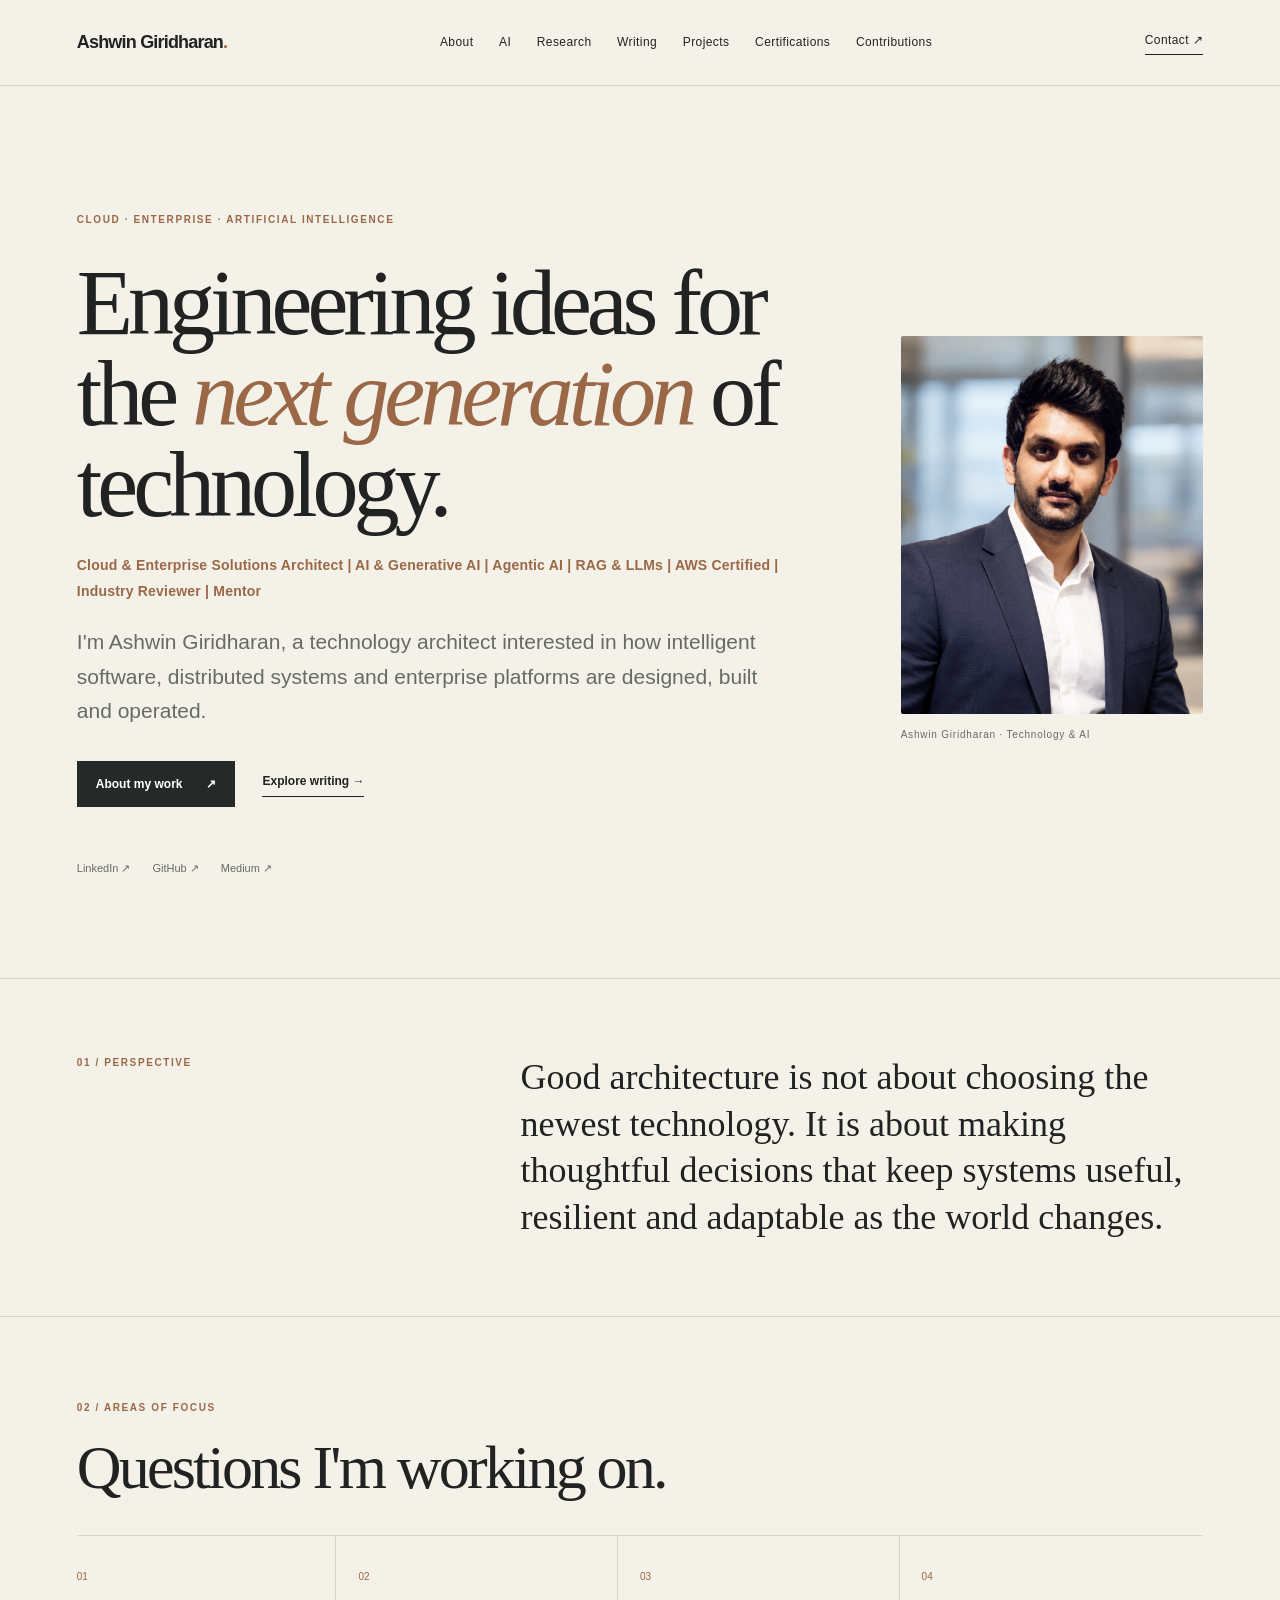
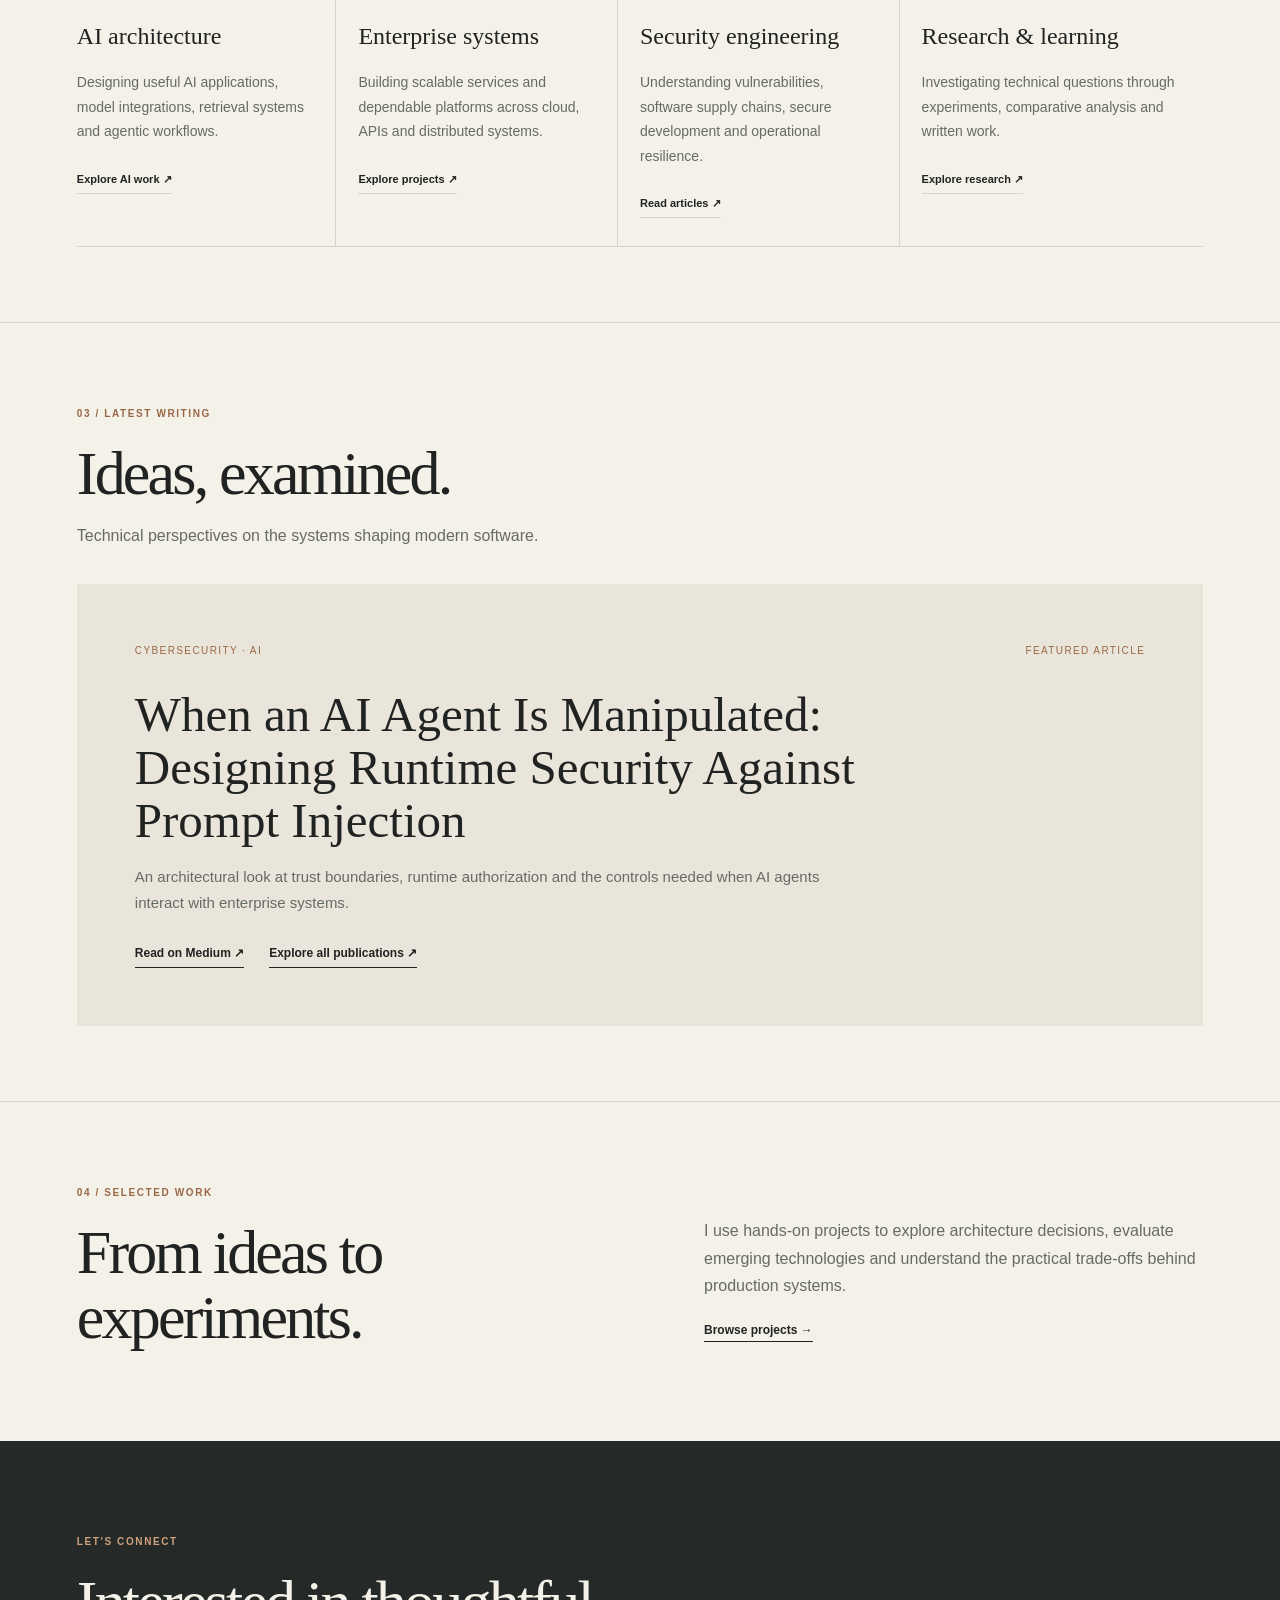
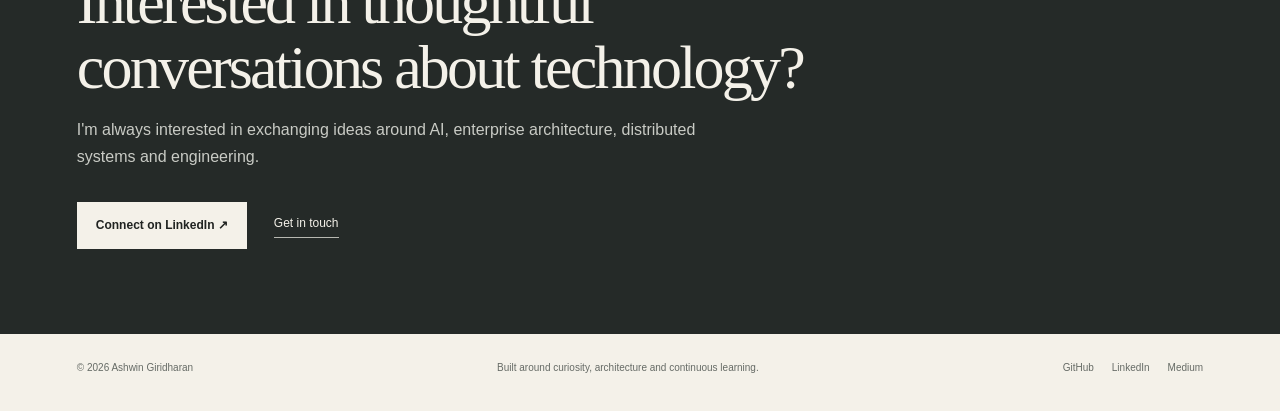
<file: index.html>
<!doctype html>
<html lang="en"><head><meta charset="utf-8"><meta name="viewport" content="width=device-width,initial-scale=1"><meta name="description" content="Ashwin Giridharan is a Enterprise technology architect focused on application engineering, cloud-native systems, distributed architecture and artificial intelligence."><meta name="author" content="Ashwin Giridharan"><meta name="robots" content="index,follow"><link rel="canonical" href="https://ashwingiridharan.com/"><meta property="og:type" content="website"><meta property="og:url" content="https://ashwingiridharan.com/"><meta property="og:site_name" content="Ashwin Giridharan"><meta property="og:title" content="Ashwin Giridharan — Technology, AI & Architecture"><meta property="og:description" content="Perspectives and projects across AI architecture, enterprise systems, distributed infrastructure and cybersecurity."><meta property="og:image" content="https://ashwingiridharan.com/og-image.png"><meta name="twitter:card" content="summary_large_image"><meta name="twitter:title" content="Ashwin Giridharan — Technology, AI & Architecture"><meta name="twitter:description" content="AI architecture, enterprise systems, distributed infrastructure and cybersecurity."><meta name="twitter:image" content="https://ashwingiridharan.com/og-image.png"><title>Ashwin Giridharan | AI & Enterprise Technology Architect</title><link rel="icon" type="image/png" sizes="32x32" href="/favicon-32.png"><link rel="apple-touch-icon" sizes="180x180" href="/apple-touch-icon.png"><link rel="stylesheet" href="/style.css">
<script type="application/ld+json">{"@context":"https://schema.org","@type":"Person","@id":"https://ashwingiridharan.com/#person","name":"Ashwin Giridharan","disambiguatingDescription":"Cloud and enterprise technology architect focused on AI, generative AI, agentic AI, retrieval-augmented generation, large language models and distributed systems. Official profiles are linked from this website.","identifier":{"@type":"PropertyValue","propertyID":"LinkedIn profile","value":"ashwingiridharan7"},"mainEntityOfPage":"https://ashwingiridharan.com/about/","url":"https://ashwingiridharan.com/","image":"https://ashwingiridharan.com/images/ashwin-giridharan.png","jobTitle":"Cloud & Enterprise Solutions Architect","description":"Cloud & Enterprise Technology Architecture | Application Engineering | Cloud-Native & Distributed Systems | Artificial Intelligence.","sameAs":["https://www.linkedin.com/in/ashwingiridharan7/","https://github.com/giridharan-ashwin","https://medium.com/@gashwin7"],"knowsAbout":["Artificial Intelligence","AI Architecture","Enterprise Architecture","Distributed Systems","Cloud Computing","Cybersecurity","Generative AI","Large Language Models","Retrieval-Augmented Generation","Agentic AI"]}</script></head>
<body><header class="site-header"><a class="site-brand" href="/">Ashwin Giridharan<span>.</span></a><nav class="site-nav" aria-label="Main navigation"><a href="/about/">About</a><a href="/ai.html">AI</a><a href="/research/">Research</a><a href="/articles/">Writing</a><a href="/projects/">Projects</a><a href="/certifications/">Certifications</a><a href="/contributions/">Contributions</a></nav><a class="header-contact" href="https://www.linkedin.com/in/ashwingiridharan7/" target="_blank" rel="me noopener noreferrer">Contact ↗</a></header>
<main><section class="editorial-hero"><div class="hero-copy"><p class="eyebrow">CLOUD · ENTERPRISE · ARTIFICIAL INTELLIGENCE</p><h1>Engineering ideas for the <em>next generation</em> of technology.</h1><p class="hero-positioning">Cloud & Enterprise Solutions Architect | AI & Generative AI | Agentic AI | RAG & LLMs | AWS Certified | Industry Reviewer | Mentor</p><p class="hero-intro">I'm Ashwin Giridharan, a technology architect interested in how intelligent software, distributed systems and enterprise platforms are designed, built and operated.</p><div class="hero-links"><a class="button button-dark" href="/about/">About my work <span>↗</span></a><a class="text-link" href="/articles/">Explore writing →</a></div><div class="hero-social"><a href="https://www.linkedin.com/in/ashwingiridharan7/" target="_blank" rel="me noopener noreferrer">LinkedIn ↗</a><a href="https://github.com/giridharan-ashwin" target="_blank" rel="me noopener noreferrer">GitHub ↗</a><a href="https://medium.com/@gashwin7" target="_blank" rel="me noopener noreferrer">Medium ↗</a></div></div><figure class="hero-portrait"><img src="/images/ashwin-giridharan.png" alt="Portrait of Ashwin Giridharan" width="600" height="760" fetchpriority="high"><figcaption>Ashwin Giridharan · Technology & AI</figcaption></figure></section>
<section class="intro-strip"><span class="section-kicker">01 / PERSPECTIVE</span><p>Good architecture is not about choosing the newest technology. It is about making thoughtful decisions that keep systems useful, resilient and adaptable as the world changes.</p></section>
<section class="content-section"><div class="section-heading"><span class="section-kicker">02 / AREAS OF FOCUS</span><h2>Questions I'm working on.</h2></div><div class="focus-grid"><article class="focus-card"><span>01</span><h3>AI architecture</h3><p>Designing useful AI applications, model integrations, retrieval systems and agentic workflows.</p><a href="/ai.html">Explore AI work ↗</a></article><article class="focus-card"><span>02</span><h3>Enterprise systems</h3><p>Building scalable services and dependable platforms across cloud, APIs and distributed systems.</p><a href="/projects/">Explore projects ↗</a></article><article class="focus-card"><span>03</span><h3>Security engineering</h3><p>Understanding vulnerabilities, software supply chains, secure development and operational resilience.</p><a href="/articles/">Read articles ↗</a></article><article class="focus-card"><span>04</span><h3>Research & learning</h3><p>Investigating technical questions through experiments, comparative analysis and written work.</p><a href="/research/">Explore research ↗</a></article></div></section>
<section class="feature-section"><div class="section-heading"><span class="section-kicker">03 / LATEST WRITING</span><h2>Ideas, examined.</h2><p>Technical perspectives on the systems shaping modern software.</p></div><article class="featured-article"><div class="feature-meta"><span>CYBERSECURITY · AI</span><span>FEATURED ARTICLE</span></div><h3>When an AI Agent Is Manipulated: Designing Runtime Security Against Prompt Injection</h3><p>An architectural look at trust boundaries, runtime authorization and the controls needed when AI agents interact with enterprise systems.</p><div class="feature-actions"><a href="https://medium.com/@gashwin7/when-an-ai-agent-is-manipulated-designing-runtime-security-against-prompt-injection-8c9bc29b7932" target="_blank" rel="noopener noreferrer">Read on Medium ↗</a><a href="/articles/">Explore all publications ↗</a></div></article></section>
<section class="split-section"><div><span class="section-kicker">04 / SELECTED WORK</span><h2>From ideas to experiments.</h2></div><div class="split-copy"><p>I use hands-on projects to explore architecture decisions, evaluate emerging technologies and understand the practical trade-offs behind production systems.</p><a class="text-link" href="/projects/">Browse projects →</a></div></section>
<section class="closing-section"><span class="section-kicker">LET'S CONNECT</span><h2>Interested in thoughtful conversations about technology?</h2><p>I'm always interested in exchanging ideas around AI, enterprise architecture, distributed systems and engineering.</p><div class="hero-links"><a class="button button-light" href="https://www.linkedin.com/in/ashwingiridharan7/" target="_blank" rel="me noopener noreferrer">Connect on LinkedIn ↗</a><a class="closing-link" href="https://www.linkedin.com/in/ashwingiridharan7/" target="_blank" rel="me noopener noreferrer">Get in touch</a></div></section></main>
<footer class="site-footer"><span>© 2026 Ashwin Giridharan</span><span>Built around curiosity, architecture and continuous learning.</span><div><a href="https://github.com/giridharan-ashwin" rel="me">GitHub</a><a href="https://www.linkedin.com/in/ashwingiridharan7/" rel="me">LinkedIn</a><a href="https://medium.com/@gashwin7" rel="me">Medium</a></div></footer></body></html>
</file>
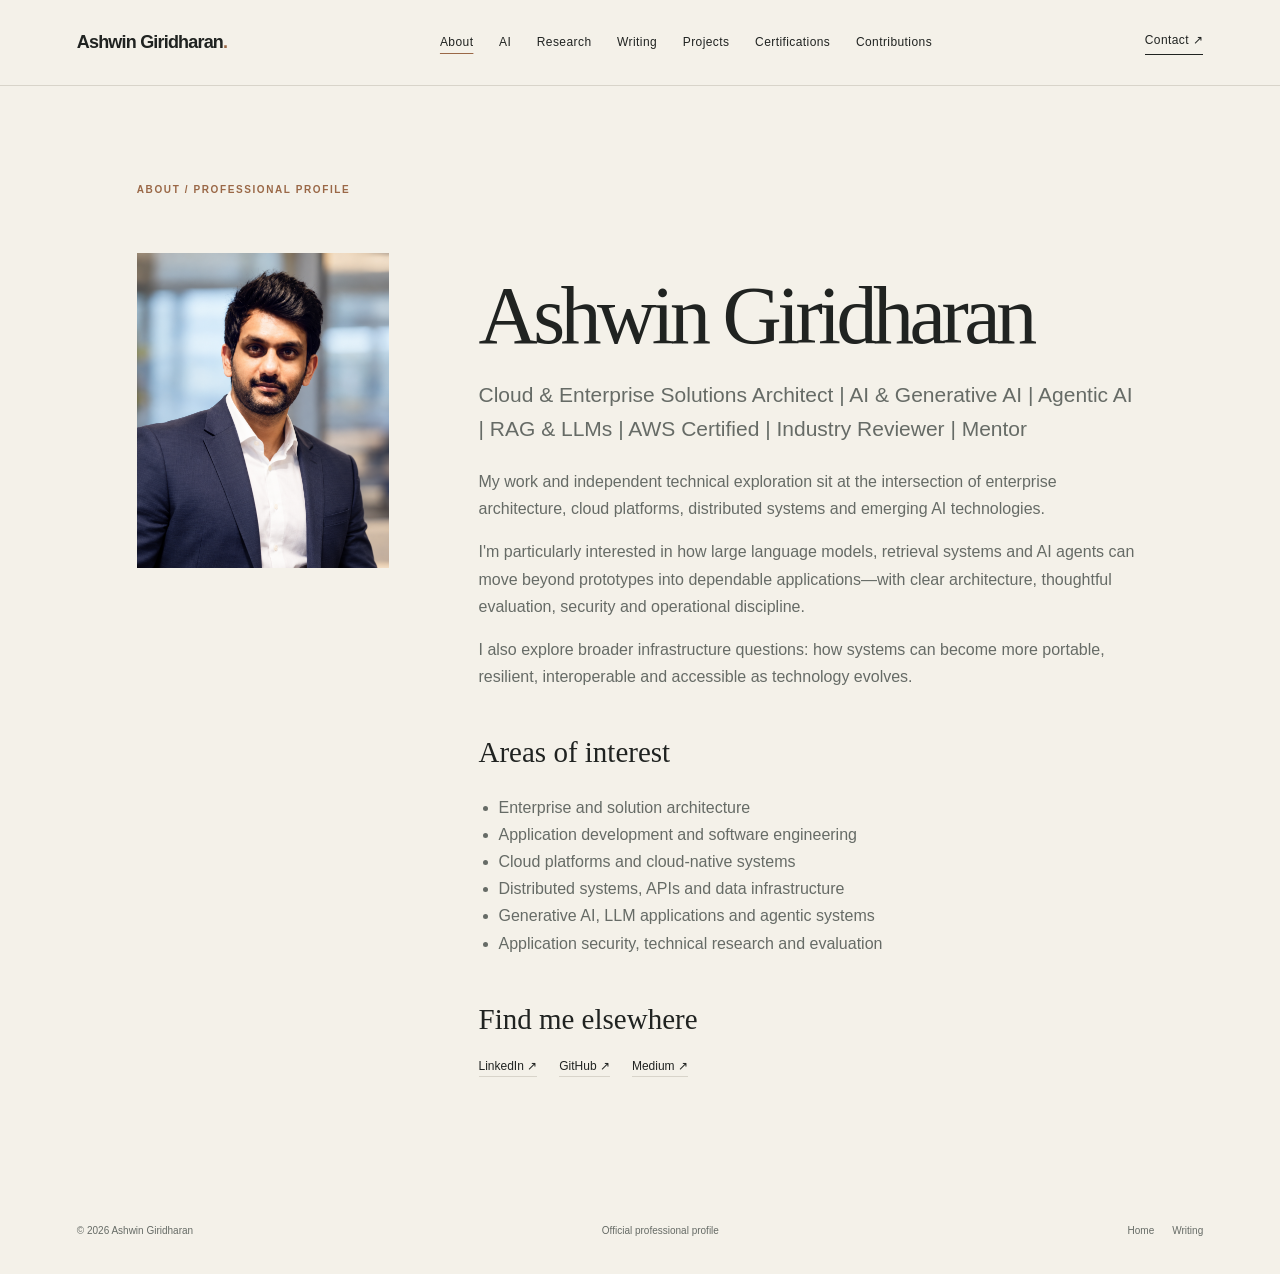
<file: about/index.html>
<!doctype html>
<html lang="en"><head><meta charset="utf-8"><meta name="viewport" content="width=device-width,initial-scale=1"><meta name="description" content="Enterprise Technology Architecture | Application Engineering | Cloud-Native & Distributed Systems | Artificial Intelligence."><meta name="author" content="Ashwin Giridharan"><link rel="canonical" href="https://ashwingiridharan.com/about/"><meta property="og:type" content="profile"><meta property="og:title" content="About Ashwin Giridharan"><meta property="og:description" content="Professional profile, technical interests and work by Ashwin Giridharan."><meta property="og:url" content="https://ashwingiridharan.com/about/"><meta property="og:image" content="https://ashwingiridharan.com/og-image.png"><title>About Ashwin Giridharan | Official Profile</title><link rel="stylesheet" href="/style.css">
<script type="application/ld+json">{"@context":"https://schema.org","@type":"ProfilePage","@id":"https://ashwingiridharan.com/about/#profile","url":"https://ashwingiridharan.com/about/","name":"About Ashwin Giridharan","mainEntity":{"@type":"Person","@id":"https://ashwingiridharan.com/#person","name":"Ashwin Giridharan","disambiguatingDescription":"Cloud and enterprise technology architect focused on AI, generative AI, agentic AI, retrieval-augmented generation, large language models and distributed systems. Official profiles are linked from this website.","identifier":{"@type":"PropertyValue","propertyID":"LinkedIn profile","value":"ashwingiridharan7"},"mainEntityOfPage":"https://ashwingiridharan.com/about/","jobTitle":"Cloud & Enterprise Solutions Architect","url":"https://ashwingiridharan.com/","image":"https://ashwingiridharan.com/images/ashwin-giridharan.png","sameAs":["https://www.linkedin.com/in/ashwingiridharan7/","https://github.com/giridharan-ashwin","https://medium.com/@gashwin7"],"knowsAbout":["AI Architecture","Enterprise Architecture","Distributed Systems","Cloud Computing","Cybersecurity","Generative AI"]}}</script></head>
<body><header class="site-header"><a class="site-brand" href="/">Ashwin Giridharan<span>.</span></a><nav class="site-nav"><a href="/about/" aria-current="page">About</a><a href="/ai.html">AI</a><a href="/research/">Research</a><a href="/articles/">Writing</a><a href="/projects/">Projects</a><a href="/certifications/">Certifications</a><a href="/contributions/">Contributions</a></nav><a class="header-contact" href="https://www.linkedin.com/in/ashwingiridharan7/" target="_blank" rel="me noopener noreferrer">Contact ↗</a></header>
<main class="inner-page"><p class="eyebrow">ABOUT / PROFESSIONAL PROFILE</p><div class="profile-layout"><img class="about-portrait" src="/images/ashwin-giridharan.png" alt="Ashwin Giridharan" width="600" height="760"><div><h1 class="page-title">Ashwin Giridharan</h1><p class="page-lead">Cloud & Enterprise Solutions Architect | AI & Generative AI | Agentic AI | RAG & LLMs | AWS Certified | Industry Reviewer | Mentor</p><p>My work and independent technical exploration sit at the intersection of enterprise architecture, cloud platforms, distributed systems and emerging AI technologies.</p><p>I'm particularly interested in how large language models, retrieval systems and AI agents can move beyond prototypes into dependable applications—with clear architecture, thoughtful evaluation, security and operational discipline.</p><p>I also explore broader infrastructure questions: how systems can become more portable, resilient, interoperable and accessible as technology evolves.</p><h2>Areas of interest</h2><ul class="editorial-list"><li>Enterprise and solution architecture</li><li>Application development and software engineering</li><li>Cloud platforms and cloud-native systems</li><li>Distributed systems, APIs and data infrastructure</li><li>Generative AI, LLM applications and agentic systems</li><li>Application security, technical research and evaluation</li></ul><h2>Find me elsewhere</h2><div class="profile-links"><a href="https://www.linkedin.com/in/ashwingiridharan7/" rel="me">LinkedIn ↗</a><a href="https://github.com/giridharan-ashwin" rel="me">GitHub ↗</a><a href="https://medium.com/@gashwin7" rel="me">Medium ↗</a></div></div></div></main>
<footer class="site-footer"><span>© 2026 Ashwin Giridharan</span><span>Official professional profile</span><div><a href="/">Home</a><a href="/articles/">Writing</a></div></footer></body></html>
</file>
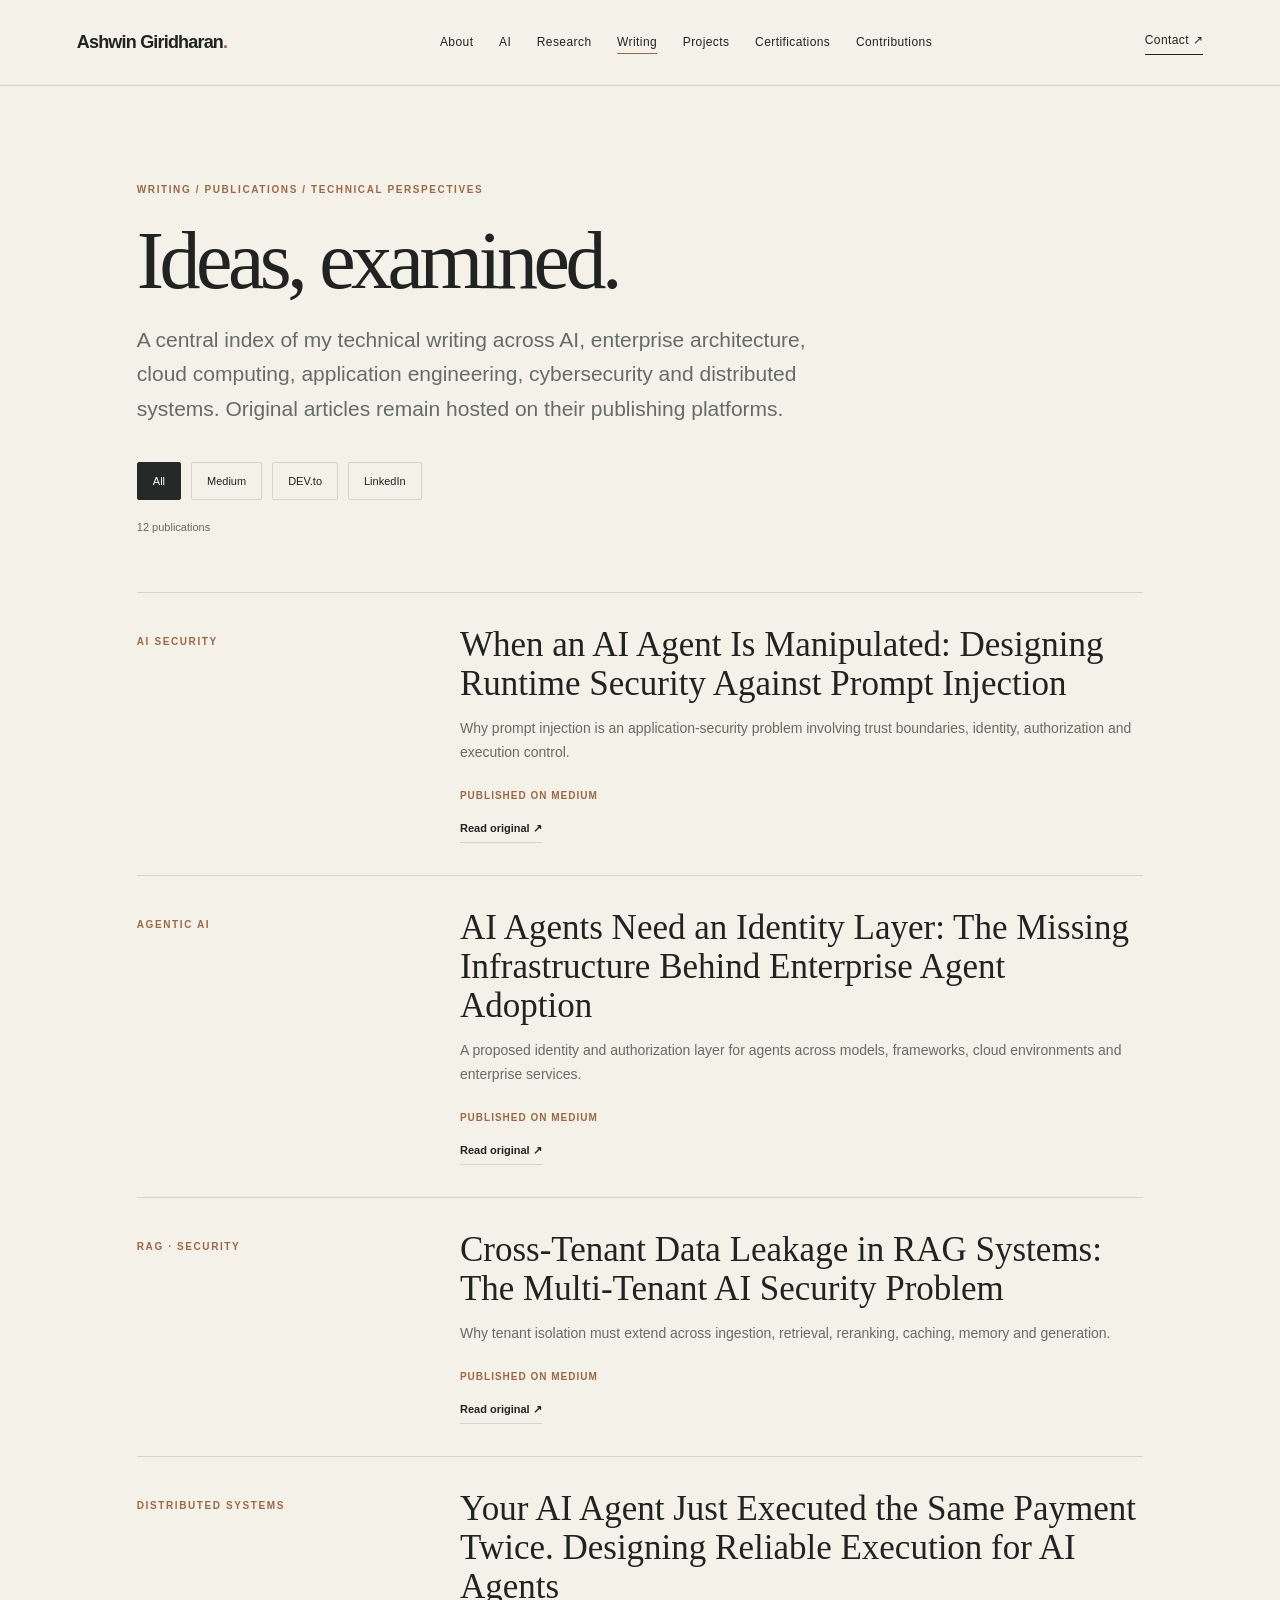
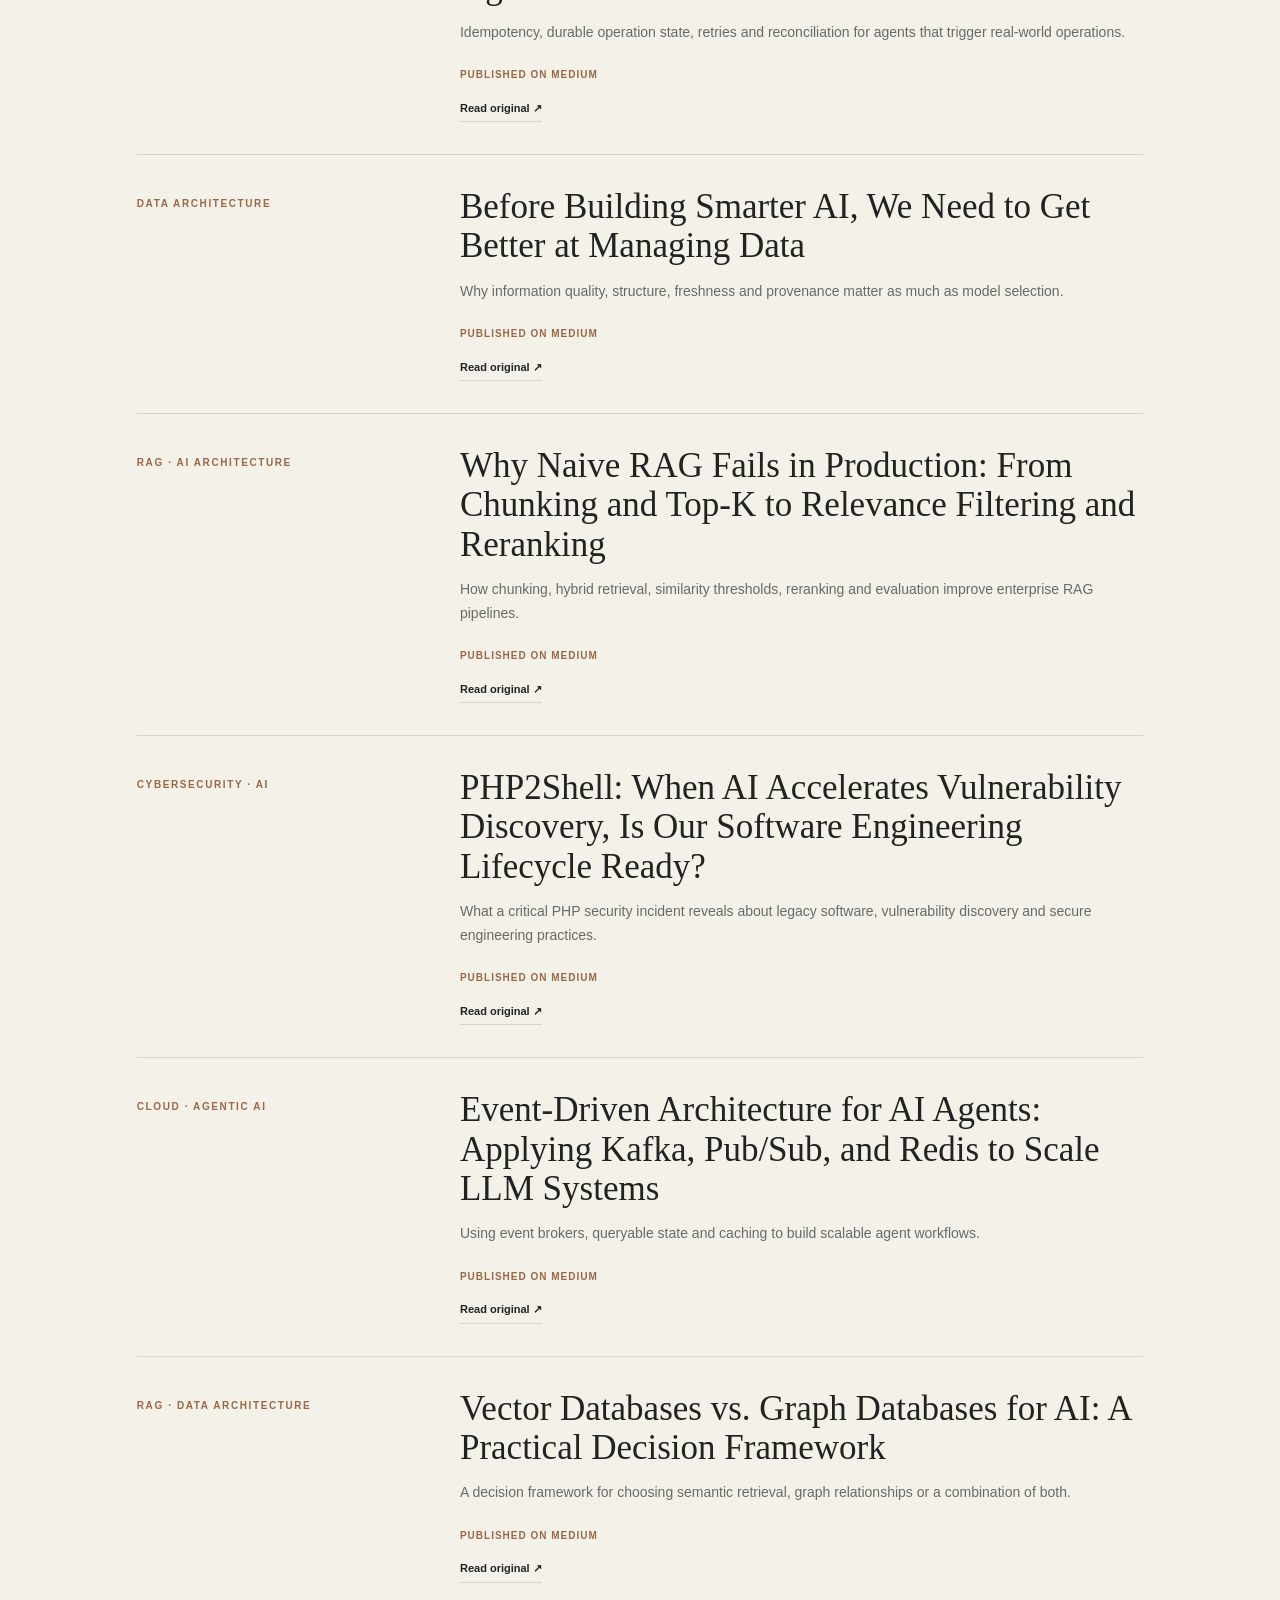
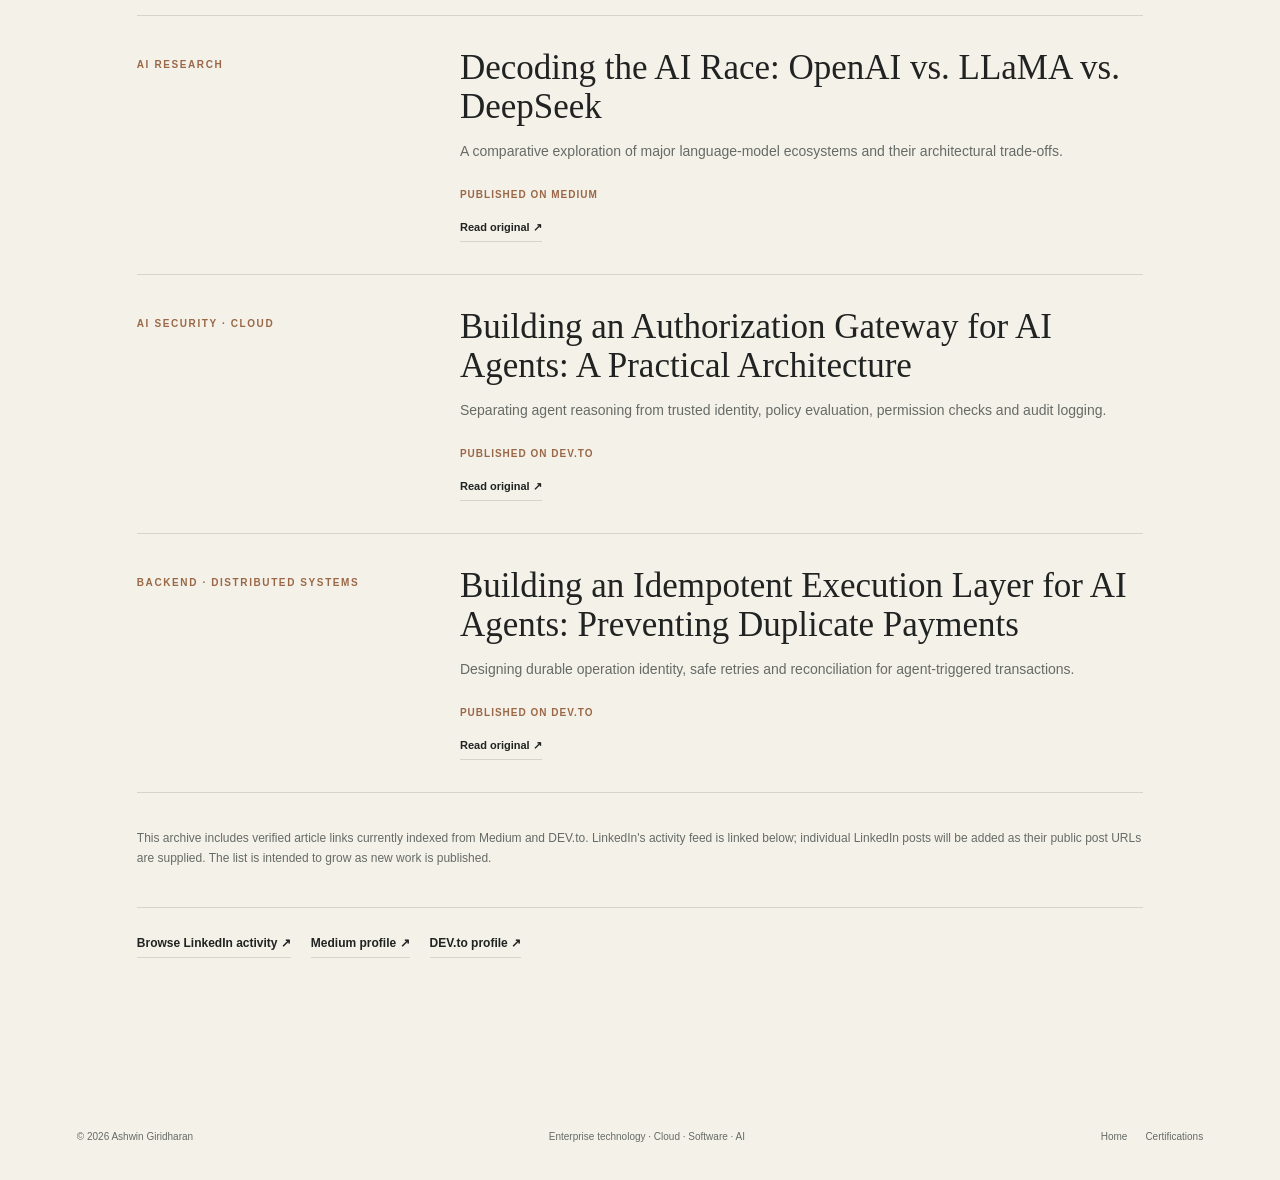
<file: articles/index.html>
<!doctype html>
<html lang="en"><head><meta charset="utf-8"><meta name="viewport" content="width=device-width,initial-scale=1"><meta name="description" content="Technical writing by Ashwin Giridharan on enterprise architecture, cloud computing, application engineering, AI, cybersecurity and distributed systems."><meta name="author" content="Ashwin Giridharan"><meta name="robots" content="index,follow"><link rel="canonical" href="https://ashwingiridharan.com/articles/"><meta property="og:type" content="website"><meta property="og:title" content="Publications & Writing | Ashwin Giridharan"><meta property="og:description" content="Technical articles and perspectives across enterprise technology, cloud, software engineering and AI."><meta property="og:url" content="https://ashwingiridharan.com/articles/"><title>Publications & Writing | Ashwin Giridharan</title><link rel="stylesheet" href="/style.css">
<style>
.archive-tools{display:flex;gap:10px;flex-wrap:wrap;margin:35px 0 18px}.filter-btn{border:1px solid var(--line);background:transparent;color:var(--ink);padding:9px 15px;border-radius:2px;font:inherit;font-size:11px;cursor:pointer}.filter-btn[aria-pressed=true]{background:var(--dark);border-color:var(--dark);color:#fff}.archive-count{font-size:11px;color:var(--muted);margin:0 0 12px}.article-row{grid-template-columns:.55fr 1.45fr}.article-row h2 a:hover{color:var(--accent)}.platform-label{display:inline-block;margin-top:8px;font-size:10px;letter-spacing:.1em;text-transform:uppercase;color:var(--accent);font-weight:750}.archive-social{display:flex;gap:20px;flex-wrap:wrap;margin-top:38px;padding:25px 0;border-top:1px solid var(--line)}.archive-social a{font-size:12px;font-weight:700;border-bottom:1px solid var(--line);padding-bottom:4px}
</style>
<script type="application/ld+json">{"@context":"https://schema.org","@type":"CollectionPage","name":"Publications & Writing by Ashwin Giridharan","url":"https://ashwingiridharan.com/articles/","author":{"@id":"https://ashwingiridharan.com/#person"}}</script></head>
<body><header class="site-header"><a class="site-brand" href="/">Ashwin Giridharan<span>.</span></a><nav class="site-nav" aria-label="Main navigation"><a href="/about/">About</a><a href="/ai.html">AI</a><a href="/research/">Research</a><a href="/articles/" aria-current="page">Writing</a><a href="/projects/">Projects</a><a href="/certifications/">Certifications</a><a href="/contributions/">Contributions</a></nav><a class="header-contact" href="https://www.linkedin.com/in/ashwingiridharan7/" target="_blank" rel="me noopener noreferrer">Contact ↗</a></header>
<main class="inner-page"><p class="eyebrow">WRITING / PUBLICATIONS / TECHNICAL PERSPECTIVES</p><h1 class="page-title">Ideas, examined.</h1><p class="page-lead">A central index of my technical writing across AI, enterprise architecture, cloud computing, application engineering, cybersecurity and distributed systems. Original articles remain hosted on their publishing platforms.</p>
<div class="archive-tools" role="group" aria-label="Filter publications"><button class="filter-btn" data-filter="All" aria-pressed="true">All</button><button class="filter-btn" data-filter="Medium" aria-pressed="false">Medium</button><button class="filter-btn" data-filter="DEV.to" aria-pressed="false">DEV.to</button><button class="filter-btn" data-filter="LinkedIn" aria-pressed="false">LinkedIn</button></div>
<p class="archive-count" id="archive-count">Loading publications…</p><div class="article-list" id="article-list" aria-live="polite"></div>
<p class="archive-note">This archive includes verified article links currently indexed from Medium and DEV.to. LinkedIn's activity feed is linked below; individual LinkedIn posts will be added as their public post URLs are supplied. The list is intended to grow as new work is published.</p>
<div class="archive-social"><a href="https://www.linkedin.com/in/ashwingiridharan7/recent-activity/all/" target="_blank" rel="me noopener noreferrer">Browse LinkedIn activity ↗</a><a href="https://medium.com/@gashwin7" target="_blank" rel="me noopener noreferrer">Medium profile ↗</a><a href="https://dev.to/ashwin-giridharan" target="_blank" rel="me noopener noreferrer">DEV.to profile ↗</a></div>
</main><footer class="site-footer"><span>© 2026 Ashwin Giridharan</span><span>Enterprise technology · Cloud · Software · AI</span><div><a href="/">Home</a><a href="/certifications/">Certifications</a></div></footer>
<script>
(async function(){const list=document.getElementById('article-list');const count=document.getElementById('archive-count');let posts=[];try{const response=await fetch('/content/posts.json');if(!response.ok)throw new Error('Unable to load publication index');const data=await response.json();posts=data.posts||[];}catch(error){count.textContent='The publication index could not be loaded. Please use the profile links below.';return;}
function render(filter){const visible=posts.filter(post=>filter==='All'||post.platform===filter);count.textContent=visible.length+' publication'+(visible.length===1?'':'s');list.innerHTML='';visible.forEach(post=>{const article=document.createElement('article');article.className='article-row';const meta=document.createElement('div');meta.className='article-meta';meta.textContent=post.category||'TECHNOLOGY';const body=document.createElement('div');const h2=document.createElement('h2');const a=document.createElement('a');a.href=post.url;a.target='_blank';a.rel='noopener noreferrer';a.textContent=post.title;h2.appendChild(a);const p=document.createElement('p');p.textContent=post.summary||'';const label=document.createElement('span');label.className='platform-label';label.textContent='Published on '+post.platform;const read=document.createElement('a');read.className='article-read';read.href=post.url;read.target='_blank';read.rel='noopener noreferrer';read.textContent='Read original ↗';body.append(h2,p,label,document.createElement('br'),read);article.append(meta,body);list.appendChild(article);});}
document.querySelectorAll('.filter-btn').forEach(button=>button.addEventListener('click',()=>{document.querySelectorAll('.filter-btn').forEach(b=>b.setAttribute('aria-pressed','false'));button.setAttribute('aria-pressed','true');render(button.dataset.filter);}));render('All');})();
</script></body></html>
</file>
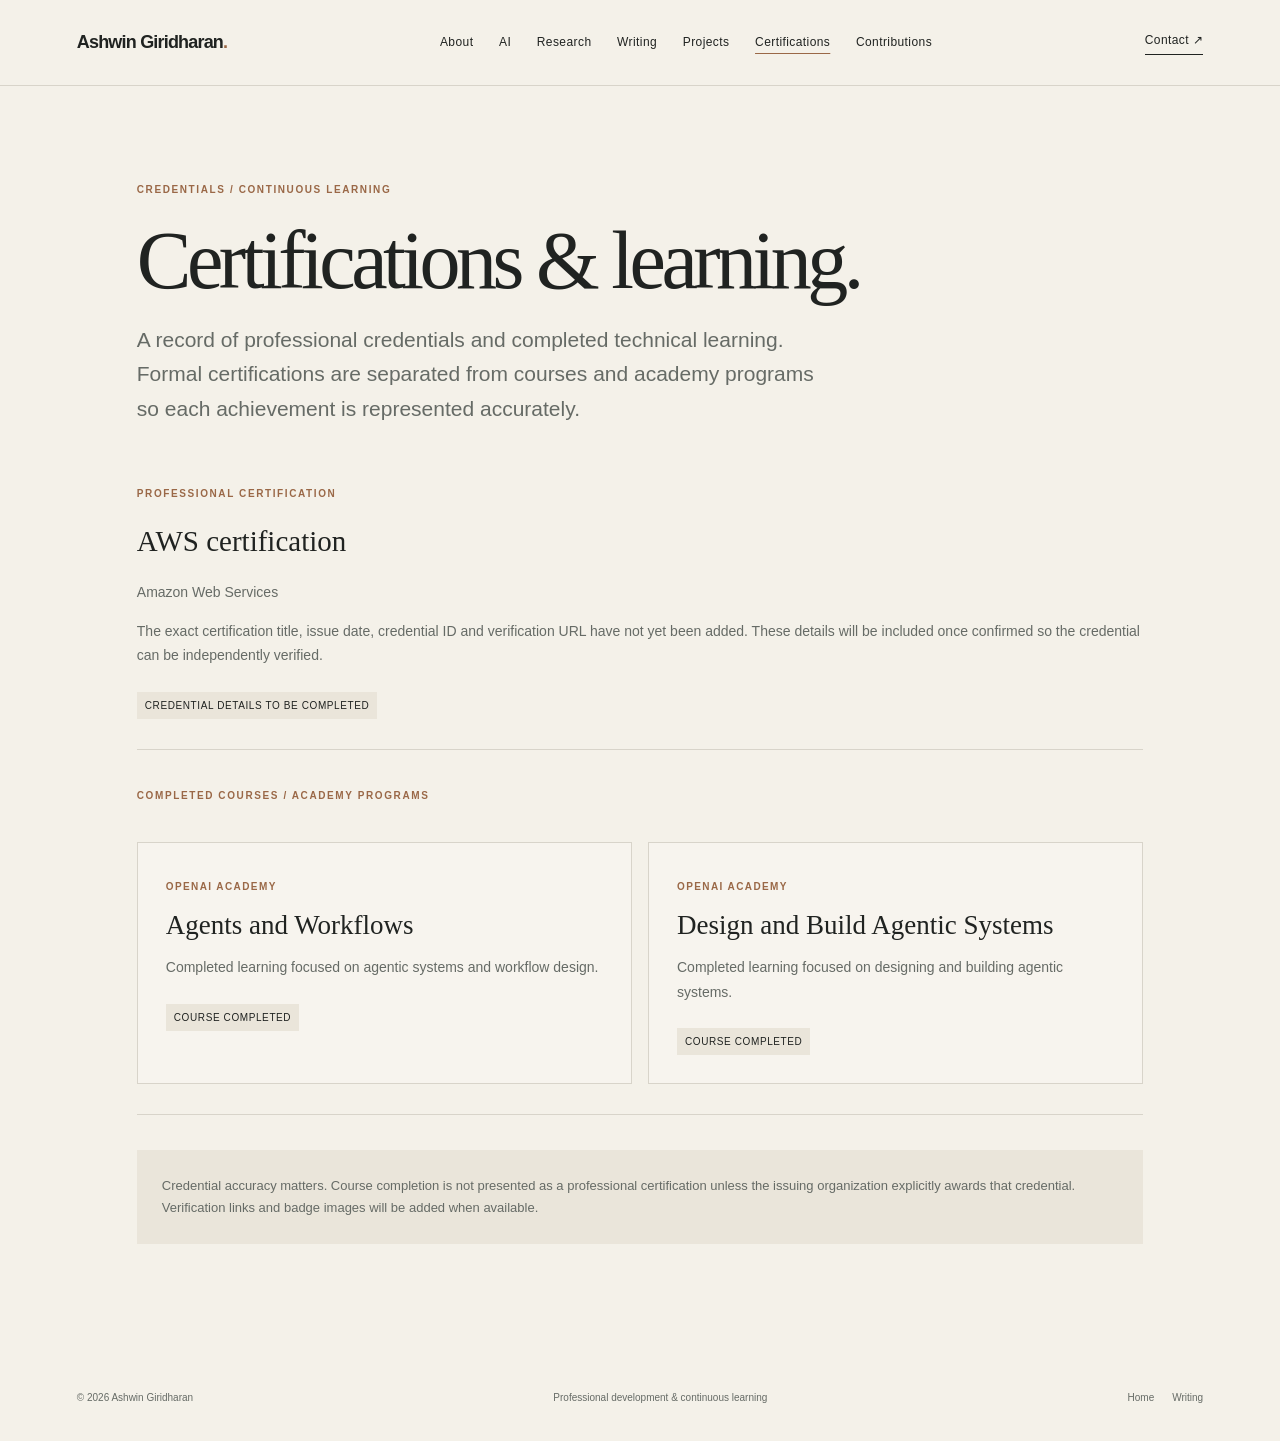
<file: certifications/index.html>
<!doctype html>
<html lang="en"><head><meta charset="utf-8"><meta name="viewport" content="width=device-width,initial-scale=1"><meta name="description" content="Professional certifications and completed technical learning by Ashwin Giridharan across cloud computing and AI."><meta name="author" content="Ashwin Giridharan"><meta name="robots" content="index,follow"><link rel="canonical" href="https://ashwingiridharan.com/certifications/"><meta property="og:type" content="website"><meta property="og:title" content="Certifications & Learning | Ashwin Giridharan"><meta property="og:description" content="Cloud certifications and completed AI learning programs."><meta property="og:url" content="https://ashwingiridharan.com/certifications/"><title>Certifications & Learning | Ashwin Giridharan</title><link rel="stylesheet" href="/style.css">
<style>.credential-grid{display:grid;grid-template-columns:repeat(2,minmax(0,1fr));gap:16px;margin-top:35px}.credential-card{border:1px solid var(--line);padding:28px;background:rgba(255,255,255,.22)}.credential-card h2{font:400 27px/1.15 var(--serif);margin:12px 0}.credential-card p{font-size:14px;color:var(--muted)}.credential-type{font-size:10px;letter-spacing:.14em;text-transform:uppercase;color:var(--accent);font-weight:750}.credential-status{display:inline-block;margin-top:10px;padding:5px 8px;background:#eae5da;font-size:10px;letter-spacing:.06em;text-transform:uppercase}.credential-note{margin-top:35px;padding:25px;background:#eae5da;color:var(--muted);font-size:13px}@media(max-width:700px){.credential-grid{grid-template-columns:1fr}}</style>
<script type="application/ld+json">{"@context":"https://schema.org","@type":"CollectionPage","name":"Certifications & Learning","url":"https://ashwingiridharan.com/certifications/","author":{"@id":"https://ashwingiridharan.com/#person"}}</script></head>
<body><header class="site-header"><a class="site-brand" href="/">Ashwin Giridharan<span>.</span></a><nav class="site-nav" aria-label="Main navigation"><a href="/about/">About</a><a href="/ai.html">AI</a><a href="/research/">Research</a><a href="/articles/">Writing</a><a href="/projects/">Projects</a><a href="/certifications/" aria-current="page">Certifications</a><a href="/contributions/">Contributions</a></nav><a class="header-contact" href="https://www.linkedin.com/in/ashwingiridharan7/" target="_blank" rel="me noopener noreferrer">Contact ↗</a></header>
<main class="inner-page"><p class="eyebrow">CREDENTIALS / CONTINUOUS LEARNING</p><h1 class="page-title">Certifications & learning.</h1><p class="page-lead">A record of professional credentials and completed technical learning. Formal certifications are separated from courses and academy programs so each achievement is represented accurately.</p>
<section class="research-block"><span class="status-label">PROFESSIONAL CERTIFICATION</span><h2>AWS certification</h2><p>Amazon Web Services</p><p>The exact certification title, issue date, credential ID and verification URL have not yet been added. These details will be included once confirmed so the credential can be independently verified.</p><span class="credential-status">Credential details to be completed</span></section>
<section class="research-block"><span class="status-label">COMPLETED COURSES / ACADEMY PROGRAMS</span><div class="credential-grid">
<article class="credential-card"><span class="credential-type">OpenAI Academy</span><h2>Agents and Workflows</h2><p>Completed learning focused on agentic systems and workflow design.</p><span class="credential-status">Course completed</span></article>
<article class="credential-card"><span class="credential-type">OpenAI Academy</span><h2>Design and Build Agentic Systems</h2><p>Completed learning focused on designing and building agentic systems.</p><span class="credential-status">Course completed</span></article>
</div></section>
<div class="credential-note">Credential accuracy matters. Course completion is not presented as a professional certification unless the issuing organization explicitly awards that credential. Verification links and badge images will be added when available.</div>
</main><footer class="site-footer"><span>© 2026 Ashwin Giridharan</span><span>Professional development & continuous learning</span><div><a href="/">Home</a><a href="/articles/">Writing</a></div></footer></body></html>
</file>
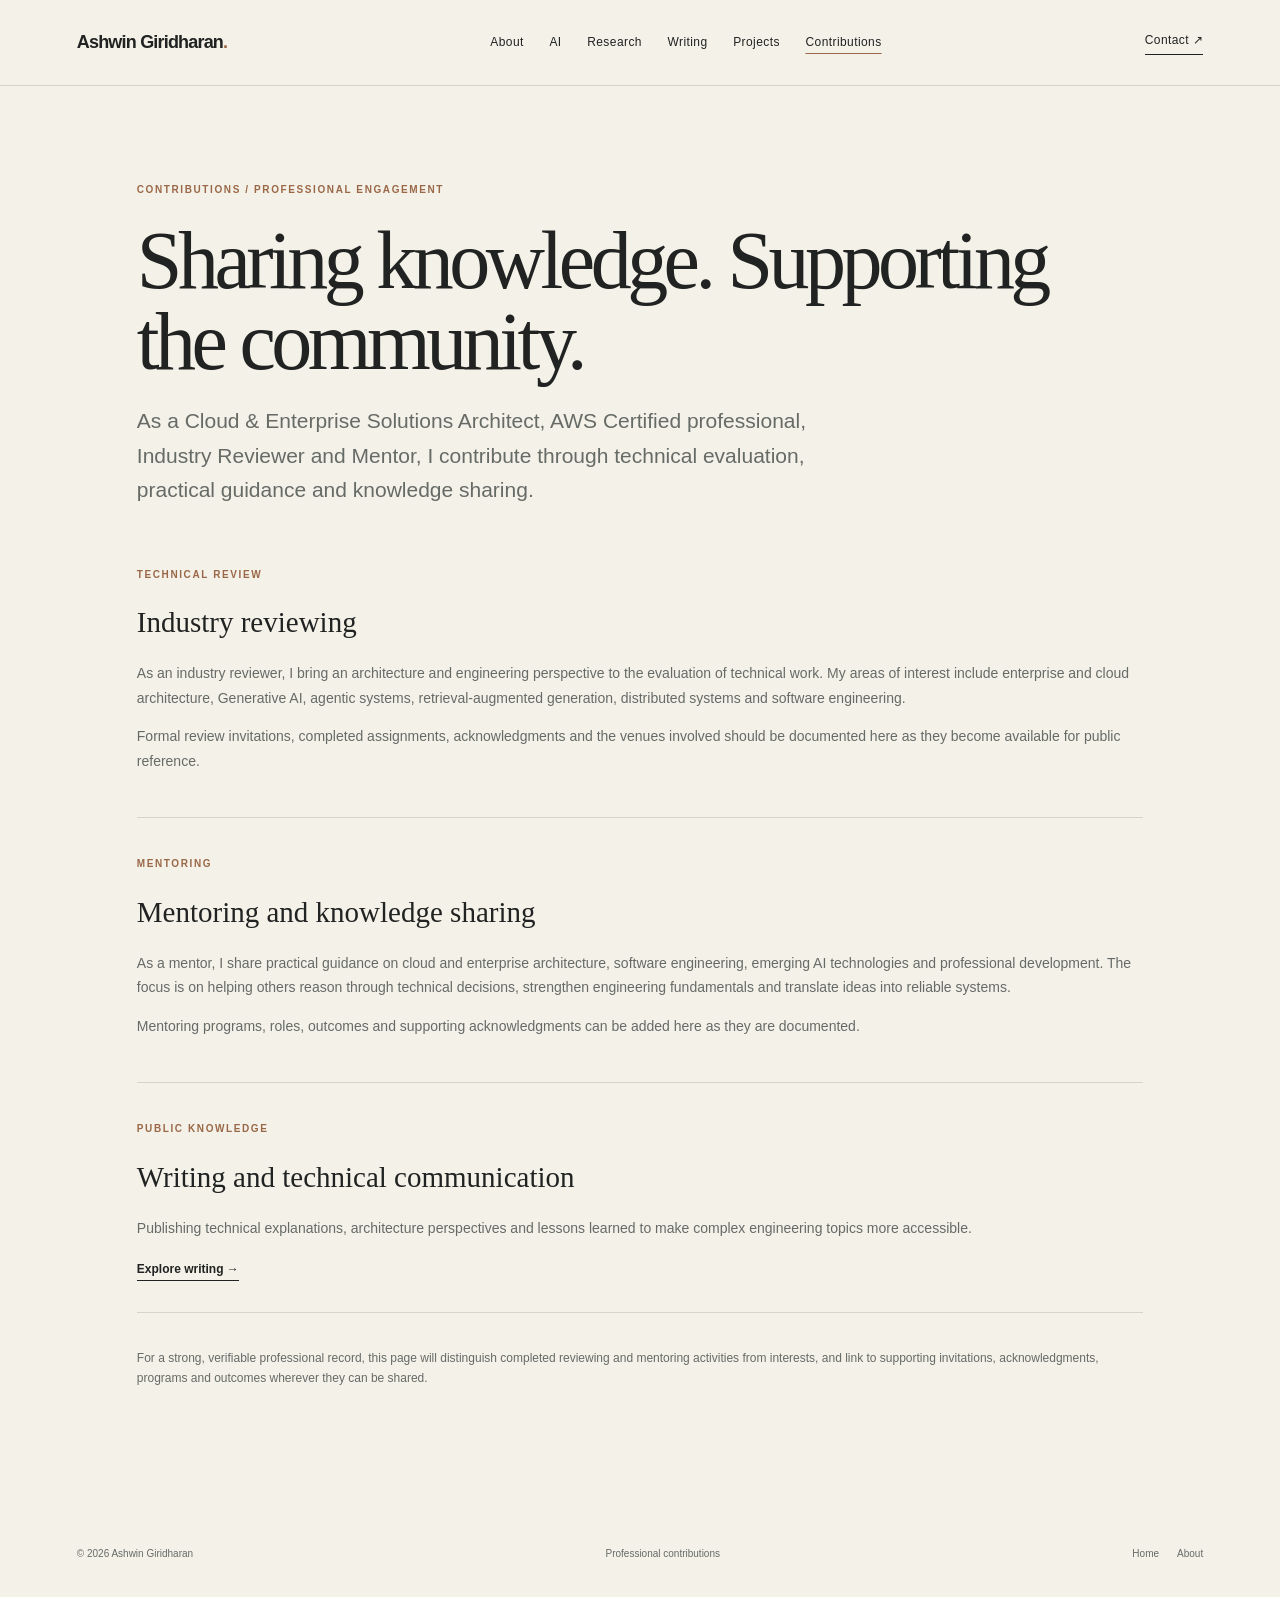
<file: contributions/index.html>
<!doctype html>
<html lang="en"><head><meta charset="utf-8"><meta name="viewport" content="width=device-width,initial-scale=1"><meta name="description" content="Industry reviewing, mentoring and technical knowledge sharing by Ashwin Giridharan, Cloud & Enterprise Solutions Architect."><meta name="author" content="Ashwin Giridharan"><link rel="canonical" href="https://ashwingiridharan.com/contributions/"><meta property="og:type" content="website"><meta property="og:title" content="Professional Contributions | Ashwin Giridharan"><meta property="og:description" content="Professional contributions and knowledge sharing by Ashwin Giridharan."><meta property="og:url" content="https://ashwingiridharan.com/contributions/"><title>Professional Contributions | Ashwin Giridharan</title><link rel="stylesheet" href="/style.css"><script type="application/ld+json">{"@context":"https://schema.org","@type":"CollectionPage","name":"Professional Contributions by Ashwin Giridharan","url":"https://ashwingiridharan.com/contributions/","author":{"@id":"https://ashwingiridharan.com/#person"}}</script></head>
<body><header class="site-header"><a class="site-brand" href="/">Ashwin Giridharan<span>.</span></a><nav class="site-nav"><a href="/about/">About</a><a href="/ai.html">AI</a><a href="/research/">Research</a><a href="/articles/">Writing</a><a href="/projects/">Projects</a><a href="/contributions/" aria-current="page">Contributions</a></nav><a class="header-contact" href="https://www.linkedin.com/in/ashwingiridharan7/" target="_blank" rel="me noopener noreferrer">Contact ↗</a></header>
<main class="inner-page"><p class="eyebrow">CONTRIBUTIONS / PROFESSIONAL ENGAGEMENT</p><h1 class="page-title">Sharing knowledge. Supporting the community.</h1><p class="page-lead">As a Cloud & Enterprise Solutions Architect, AWS Certified professional, Industry Reviewer and Mentor, I contribute through technical evaluation, practical guidance and knowledge sharing.</p><article class="research-block"><span class="status-label">TECHNICAL REVIEW</span><h2>Industry reviewing</h2><p>As an industry reviewer, I bring an architecture and engineering perspective to the evaluation of technical work. My areas of interest include enterprise and cloud architecture, Generative AI, agentic systems, retrieval-augmented generation, distributed systems and software engineering.</p><p>Formal review invitations, completed assignments, acknowledgments and the venues involved should be documented here as they become available for public reference.</p></article><article class="research-block"><span class="status-label">MENTORING</span><h2>Mentoring and knowledge sharing</h2><p>As a mentor, I share practical guidance on cloud and enterprise architecture, software engineering, emerging AI technologies and professional development. The focus is on helping others reason through technical decisions, strengthen engineering fundamentals and translate ideas into reliable systems.</p><p>Mentoring programs, roles, outcomes and supporting acknowledgments can be added here as they are documented.</p></article><article class="research-block"><span class="status-label">PUBLIC KNOWLEDGE</span><h2>Writing and technical communication</h2><p>Publishing technical explanations, architecture perspectives and lessons learned to make complex engineering topics more accessible.</p><a class="text-link" href="/articles/">Explore writing →</a></article><p class="archive-note">For a strong, verifiable professional record, this page will distinguish completed reviewing and mentoring activities from interests, and link to supporting invitations, acknowledgments, programs and outcomes wherever they can be shared.</p></main>
<footer class="site-footer"><span>© 2026 Ashwin Giridharan</span><span>Professional contributions</span><div><a href="/">Home</a><a href="/about/">About</a></div></footer></body></html>
</file>
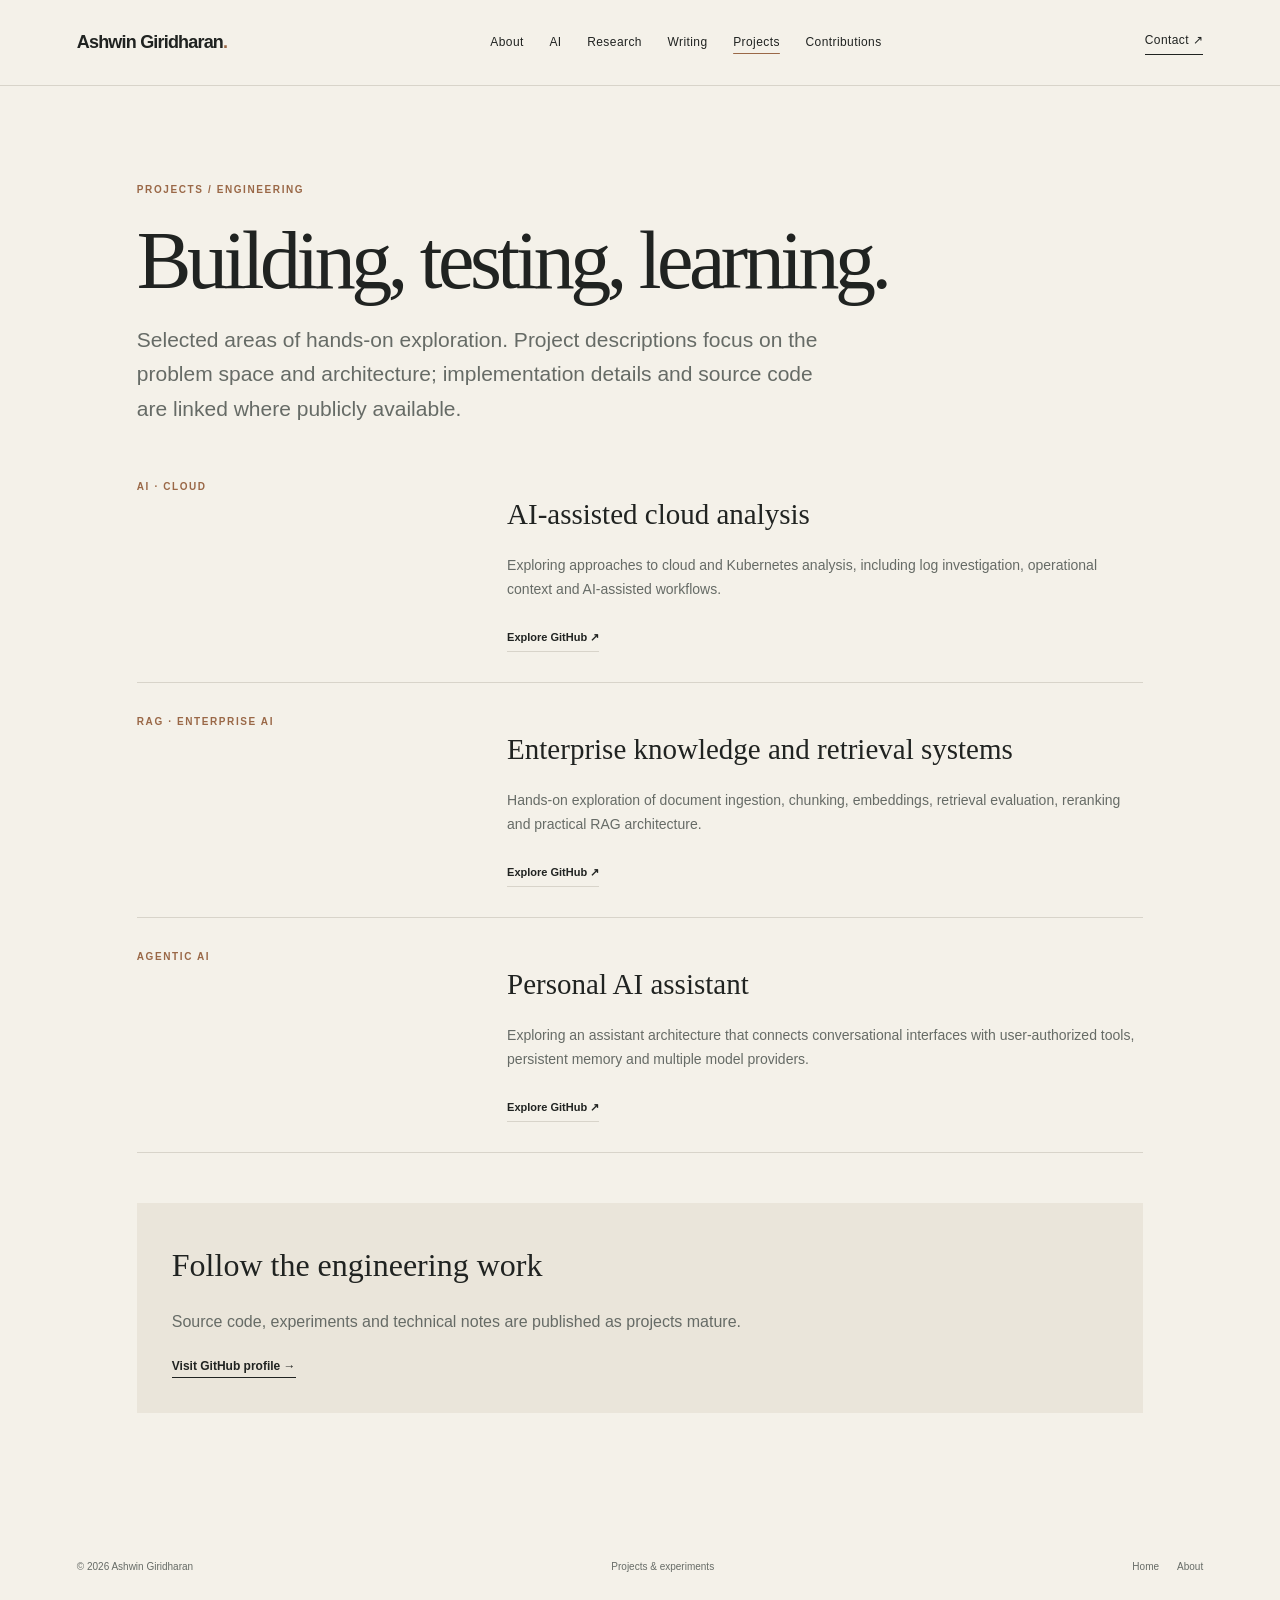
<file: projects/index.html>
<!doctype html>
<html lang="en"><head><meta charset="utf-8"><meta name="viewport" content="width=device-width,initial-scale=1"><meta name="description" content="Engineering projects and technical experiments by Ashwin Giridharan across AI, cloud platforms, enterprise architecture and distributed systems."><meta name="author" content="Ashwin Giridharan"><link rel="canonical" href="https://ashwingiridharan.com/projects/"><meta property="og:type" content="website"><meta property="og:title" content="Projects | Ashwin Giridharan"><meta property="og:description" content="Selected engineering projects and technical experiments."><meta property="og:url" content="https://ashwingiridharan.com/projects/"><title>Projects | Ashwin Giridharan</title><link rel="stylesheet" href="/style.css"><script type="application/ld+json">{"@context":"https://schema.org","@type":"CollectionPage","name":"Projects by Ashwin Giridharan","url":"https://ashwingiridharan.com/projects/","author":{"@id":"https://ashwingiridharan.com/#person"}}</script></head>
<body><header class="site-header"><a class="site-brand" href="/">Ashwin Giridharan<span>.</span></a><nav class="site-nav"><a href="/about/">About</a><a href="/ai.html">AI</a><a href="/research/">Research</a><a href="/articles/">Writing</a><a href="/projects/" aria-current="page">Projects</a><a href="/contributions/">Contributions</a></nav><a class="header-contact" href="https://www.linkedin.com/in/ashwingiridharan7/" target="_blank" rel="me noopener noreferrer">Contact ↗</a></header>
<main class="inner-page"><p class="eyebrow">PROJECTS / ENGINEERING</p><h1 class="page-title">Building, testing, learning.</h1><p class="page-lead">Selected areas of hands-on exploration. Project descriptions focus on the problem space and architecture; implementation details and source code are linked where publicly available.</p><article class="project-row"><span class="status-label">AI · CLOUD</span><div><h2>AI-assisted cloud analysis</h2><p>Exploring approaches to cloud and Kubernetes analysis, including log investigation, operational context and AI-assisted workflows.</p><a class="article-read" href="https://github.com/giridharan-ashwin" target="_blank" rel="noopener noreferrer">Explore GitHub ↗</a></div></article><article class="project-row"><span class="status-label">RAG · ENTERPRISE AI</span><div><h2>Enterprise knowledge and retrieval systems</h2><p>Hands-on exploration of document ingestion, chunking, embeddings, retrieval evaluation, reranking and practical RAG architecture.</p><a class="article-read" href="https://github.com/giridharan-ashwin" target="_blank" rel="noopener noreferrer">Explore GitHub ↗</a></div></article><article class="project-row"><span class="status-label">AGENTIC AI</span><div><h2>Personal AI assistant</h2><p>Exploring an assistant architecture that connects conversational interfaces with user-authorized tools, persistent memory and multiple model providers.</p><a class="article-read" href="https://github.com/giridharan-ashwin" target="_blank" rel="noopener noreferrer">Explore GitHub ↗</a></div></article><div class="page-callout"><h2>Follow the engineering work</h2><p>Source code, experiments and technical notes are published as projects mature.</p><a class="text-link" href="https://github.com/giridharan-ashwin" rel="me">Visit GitHub profile →</a></div></main>
<footer class="site-footer"><span>© 2026 Ashwin Giridharan</span><span>Projects & experiments</span><div><a href="/">Home</a><a href="/about/">About</a></div></footer></body></html>
</file>
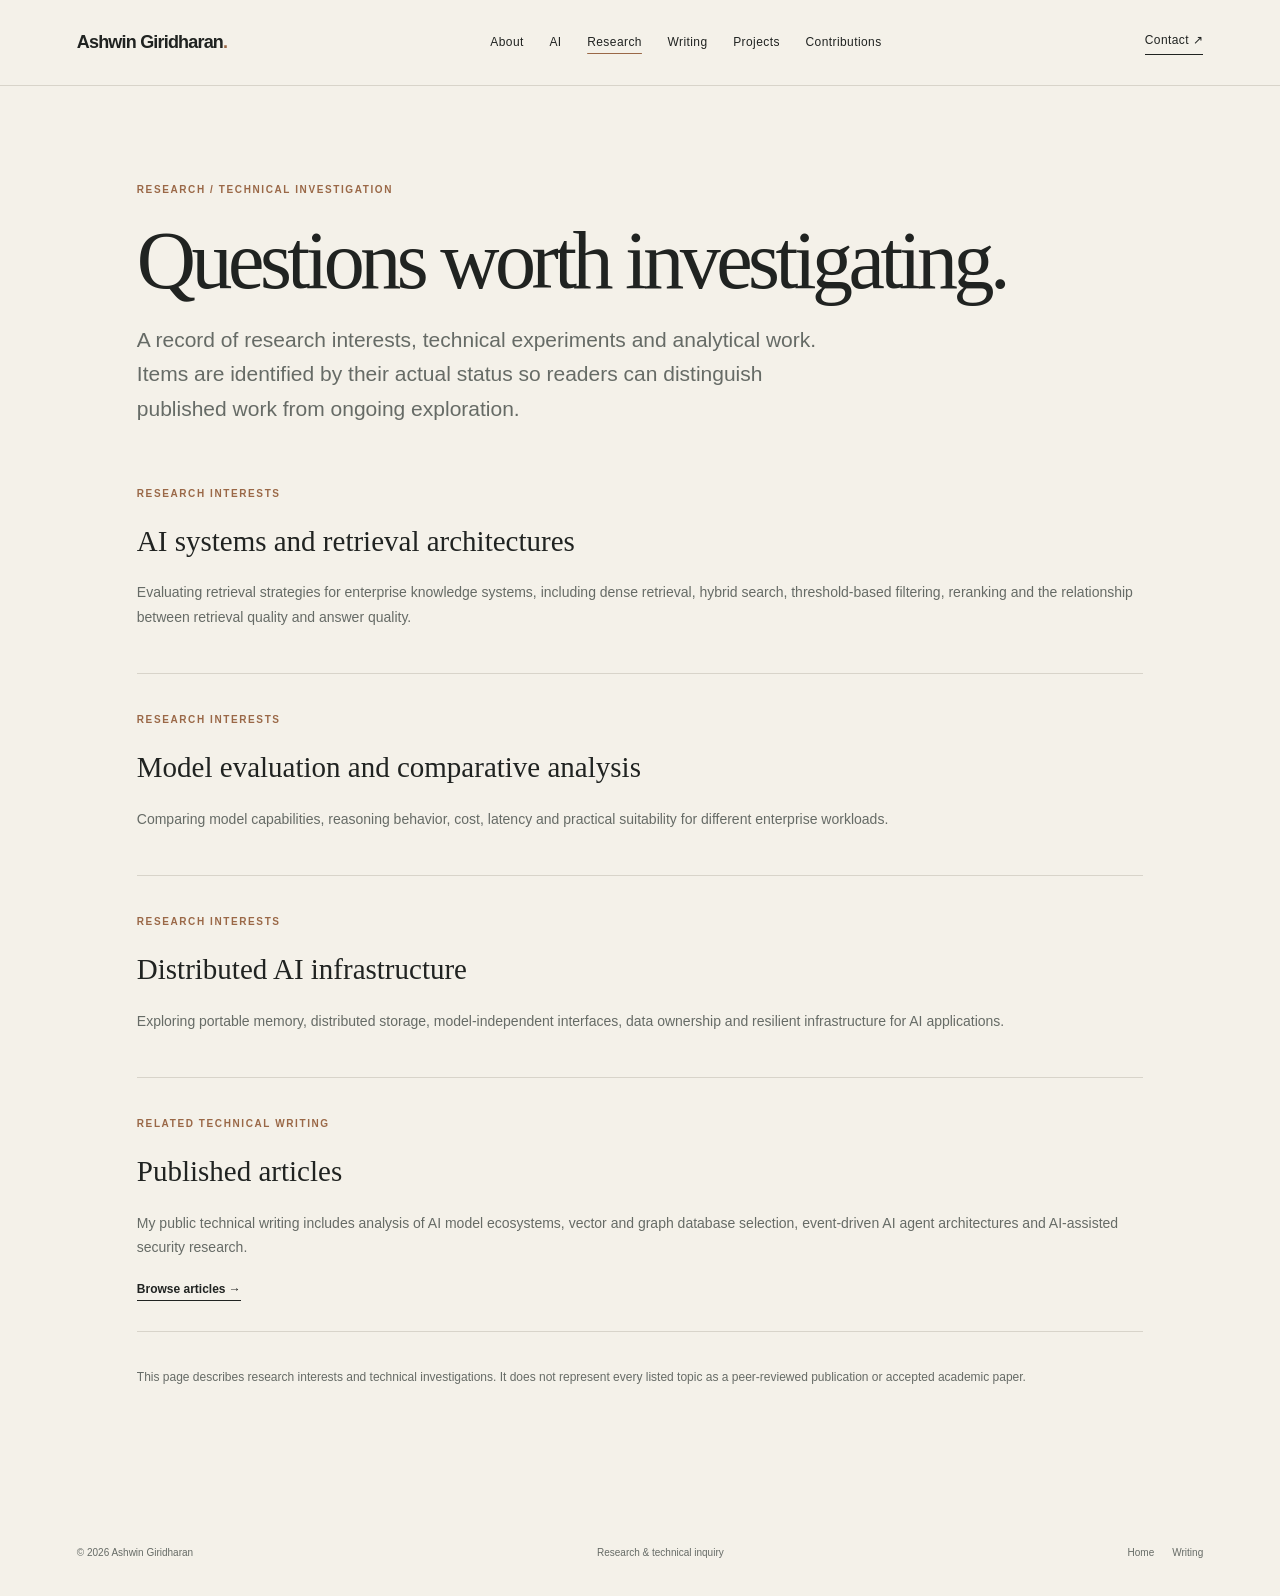
<file: research/index.html>
<!doctype html>
<html lang="en"><head><meta charset="utf-8"><meta name="viewport" content="width=device-width,initial-scale=1"><meta name="description" content="Research interests and technical investigations by Ashwin Giridharan across AI systems, retrieval architectures, model evaluation and distributed infrastructure."><meta name="author" content="Ashwin Giridharan"><link rel="canonical" href="https://ashwingiridharan.com/research/"><meta property="og:type" content="website"><meta property="og:title" content="Research | Ashwin Giridharan"><meta property="og:description" content="Research interests, technical investigations and publications by Ashwin Giridharan."><meta property="og:url" content="https://ashwingiridharan.com/research/"><title>Research | Ashwin Giridharan</title><link rel="stylesheet" href="/style.css"><script type="application/ld+json">{"@context":"https://schema.org","@type":"CollectionPage","name":"Research by Ashwin Giridharan","url":"https://ashwingiridharan.com/research/","author":{"@id":"https://ashwingiridharan.com/#person"}}</script></head>
<body><header class="site-header"><a class="site-brand" href="/">Ashwin Giridharan<span>.</span></a><nav class="site-nav"><a href="/about/">About</a><a href="/ai.html">AI</a><a href="/research/" aria-current="page">Research</a><a href="/articles/">Writing</a><a href="/projects/">Projects</a><a href="/contributions/">Contributions</a></nav><a class="header-contact" href="https://www.linkedin.com/in/ashwingiridharan7/" target="_blank" rel="me noopener noreferrer">Contact ↗</a></header>
<main class="inner-page"><p class="eyebrow">RESEARCH / TECHNICAL INVESTIGATION</p><h1 class="page-title">Questions worth investigating.</h1><p class="page-lead">A record of research interests, technical experiments and analytical work. Items are identified by their actual status so readers can distinguish published work from ongoing exploration.</p><div class="research-block"><span class="status-label">RESEARCH INTERESTS</span><h2>AI systems and retrieval architectures</h2><p>Evaluating retrieval strategies for enterprise knowledge systems, including dense retrieval, hybrid search, threshold-based filtering, reranking and the relationship between retrieval quality and answer quality.</p></div><div class="research-block"><span class="status-label">RESEARCH INTERESTS</span><h2>Model evaluation and comparative analysis</h2><p>Comparing model capabilities, reasoning behavior, cost, latency and practical suitability for different enterprise workloads.</p></div><div class="research-block"><span class="status-label">RESEARCH INTERESTS</span><h2>Distributed AI infrastructure</h2><p>Exploring portable memory, distributed storage, model-independent interfaces, data ownership and resilient infrastructure for AI applications.</p></div><div class="research-block"><span class="status-label">RELATED TECHNICAL WRITING</span><h2>Published articles</h2><p>My public technical writing includes analysis of AI model ecosystems, vector and graph database selection, event-driven AI agent architectures and AI-assisted security research.</p><a class="text-link" href="/articles/">Browse articles →</a></div><p class="archive-note">This page describes research interests and technical investigations. It does not represent every listed topic as a peer-reviewed publication or accepted academic paper.</p></main>
<footer class="site-footer"><span>© 2026 Ashwin Giridharan</span><span>Research & technical inquiry</span><div><a href="/">Home</a><a href="/articles/">Writing</a></div></footer></body></html>
</file>
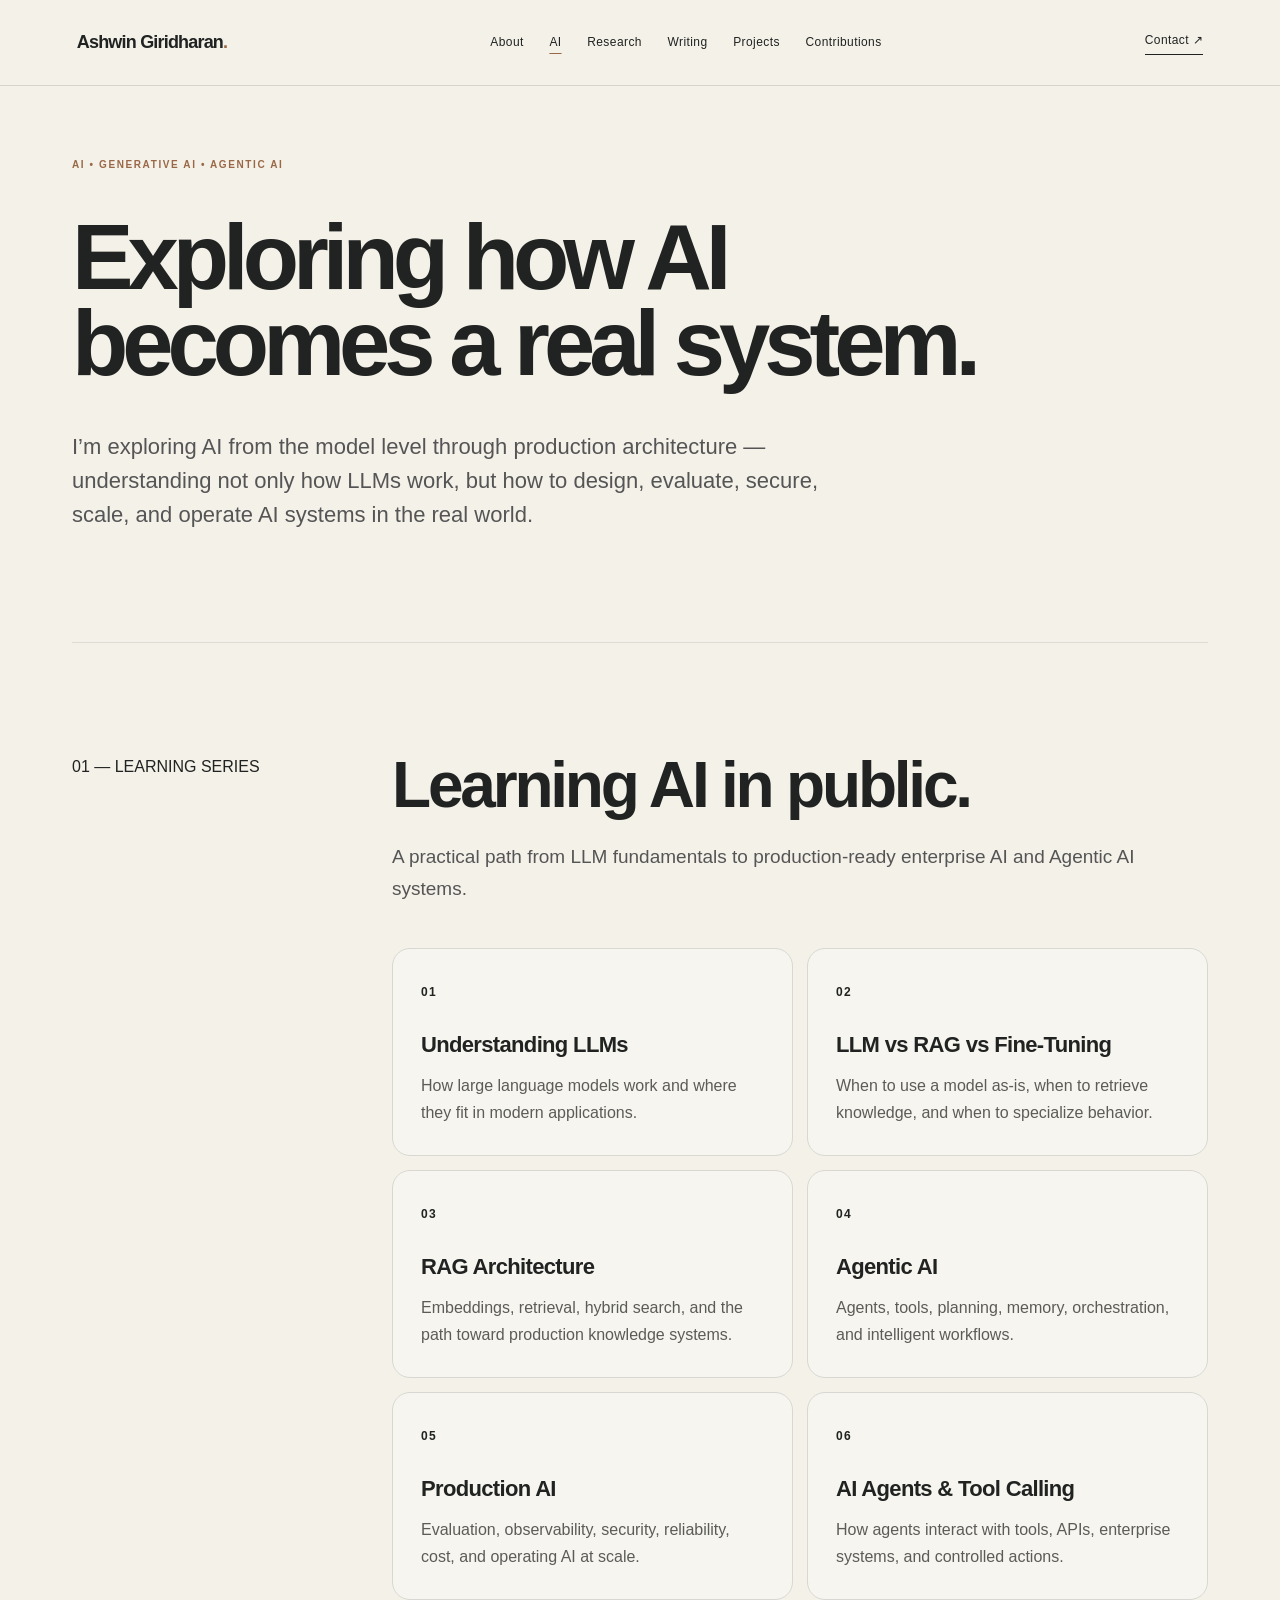
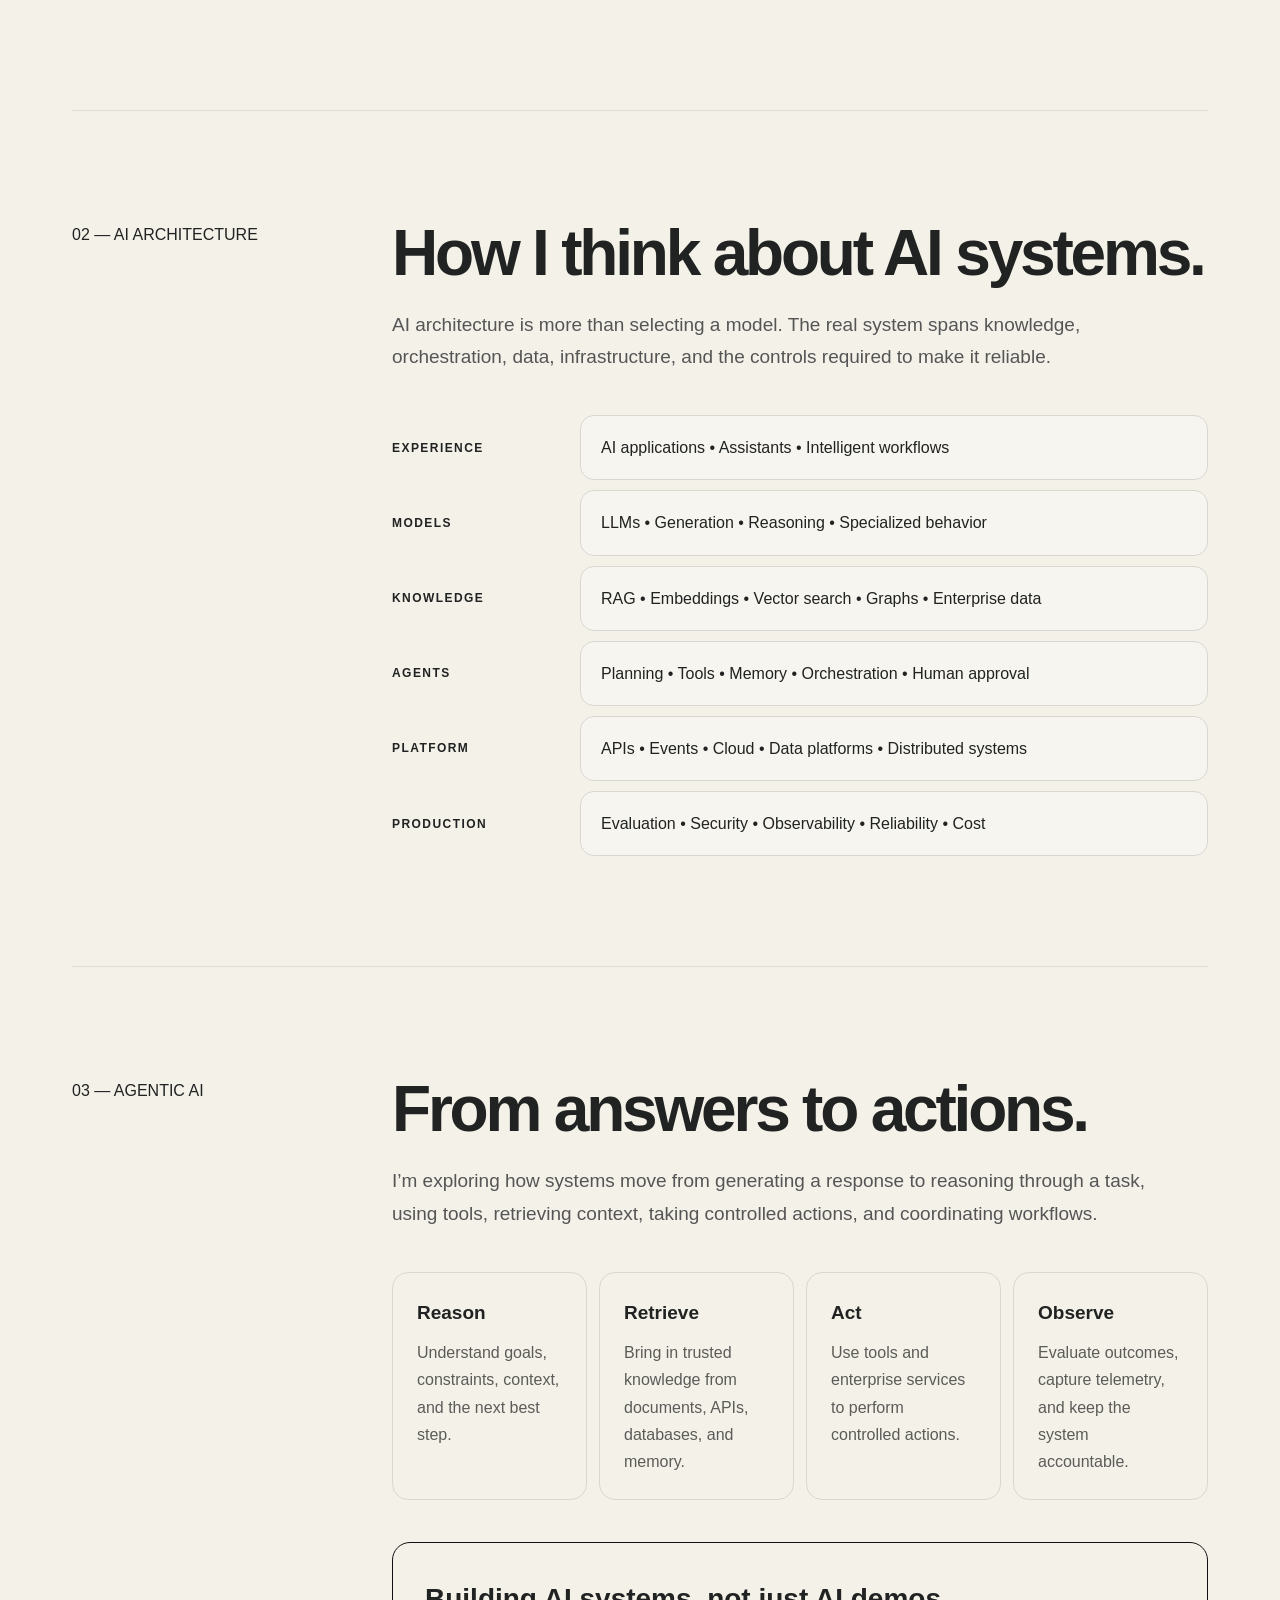
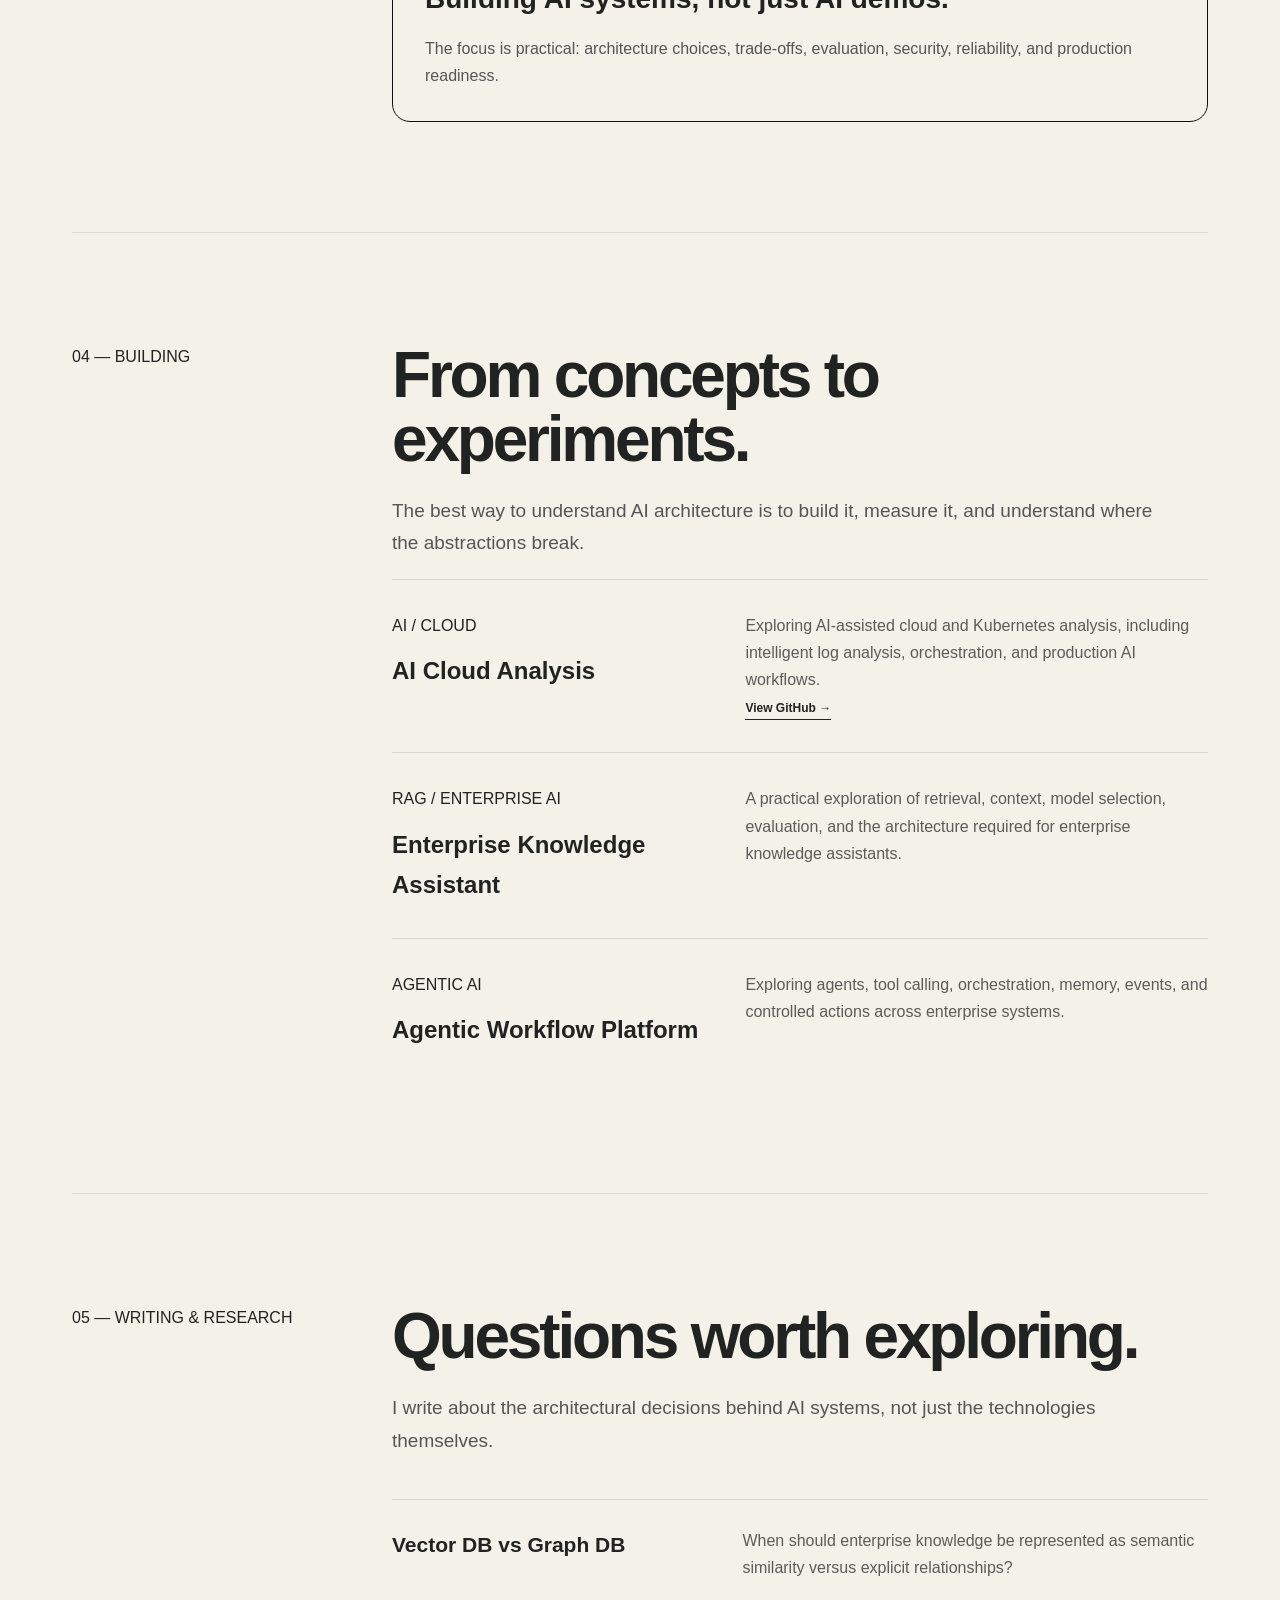
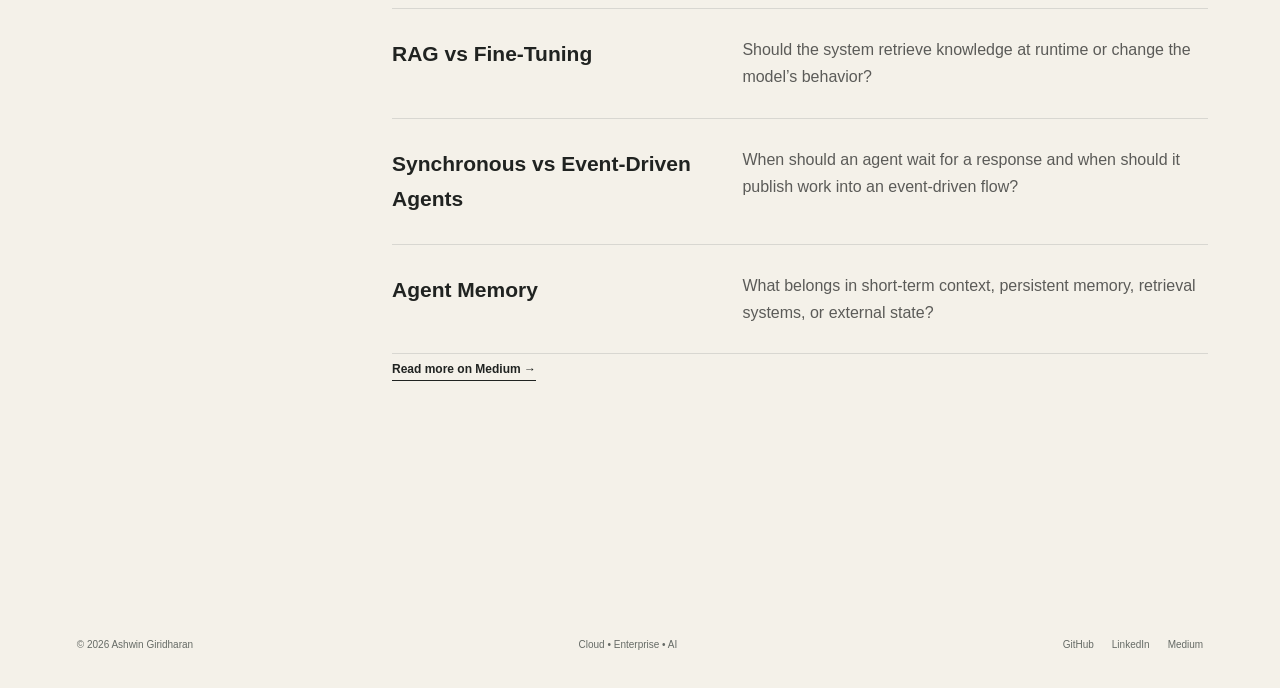
<file: ai.html>
<!DOCTYPE html>
<html lang="en">
<head>
<meta charset="UTF-8">
<meta name="viewport" content="width=device-width, initial-scale=1.0">
<meta name="description" content="Ashwin Giridharan's AI & Agentic Systems hub — exploring LLMs, RAG, Agentic AI, AI agents, evaluation, and production-ready enterprise AI architecture.">
<meta name="author" content="Ashwin Giridharan">
<meta name="robots" content="index, follow">
<link rel="canonical" href="https://ashwingiridharan.com/ai.html">
<meta property="og:type" content="website">
<meta property="og:url" content="https://ashwingiridharan.com/ai.html">
<meta property="og:title" content="AI & Agentic Systems | Ashwin Giridharan">
<meta property="og:description" content="Exploring how LLMs, RAG, Agentic AI, and intelligent workflows become reliable enterprise systems.">
<meta property="og:image" content="https://ashwingiridharan.com/og-image.png">
<meta name="twitter:card" content="summary">
<meta name="twitter:image" content="https://ashwingiridharan.com/og-image.png">
<title>AI & Agentic Systems | Ashwin Giridharan</title>
<link rel="icon" type="image/png" sizes="32x32" href="/favicon-32.png">
<link rel="icon" type="image/png" sizes="16x16" href="/favicon-16.png">
<link rel="apple-touch-icon" sizes="180x180" href="/apple-touch-icon.png">
<link rel="stylesheet" href="style.css">
<style>
.ai-hero{max-width:1220px;margin:0 auto;padding:70px 42px 110px}
.ai-hero h1{max-width:960px;margin:42px 0 0;font-size:clamp(58px,7.2vw,108px);line-height:.94;letter-spacing:-.065em;font-weight:750}
.ai-lead{max-width:790px;margin:42px 0 0;color:#555;font-size:22px;line-height:1.55}
.ai-grid{max-width:1220px;margin:0 auto;padding:0 42px 120px}
.ai-section{padding:110px 0;border-top:1px solid #dddcd6;display:grid;grid-template-columns:250px 1fr;gap:70px}
.ai-section h2{margin:0 0 24px;font-size:clamp(40px,5vw,70px);line-height:1;letter-spacing:-.05em}
.ai-intro{max-width:780px;color:#555;font-size:19px}
.series-grid{display:grid;grid-template-columns:repeat(2,1fr);gap:14px;margin-top:42px}
.cardx{padding:28px;border:1px solid #d8d7d1;border-radius:18px;background:rgba(255,255,255,.28)}
.cardx .num{font-size:12px;font-weight:800;letter-spacing:.12em}
.cardx h3{margin:22px 0 9px;font-size:22px;letter-spacing:-.03em}.cardx p{margin:0;color:#5b5b58}
.arch{margin-top:42px;display:grid;gap:10px}.arch-row{display:grid;grid-template-columns:170px 1fr;gap:18px;align-items:center}
.arch-label{font-size:12px;font-weight:800;letter-spacing:.12em;text-transform:uppercase}.arch-box{padding:18px 20px;border:1px solid #d8d7d1;border-radius:14px;background:rgba(255,255,255,.28)}
.agent-flow{display:grid;grid-template-columns:repeat(4,1fr);gap:12px;margin-top:42px}.agent-card{padding:24px;border:1px solid #d8d7d1;border-radius:16px;min-height:145px}.agent-card h3{margin:0 0 10px;font-size:19px}.agent-card p{margin:0;color:#5b5b58}
.project{padding:32px 0;border-top:1px solid #d8d7d1;display:grid;grid-template-columns:1fr 1.5fr;gap:45px}.project h3{margin:12px 0 0;font-size:24px}.project p{margin:0;color:#5b5b58}
.decisions{margin-top:42px;border-top:1px solid #d8d7d1}.decision{padding:27px 0;border-bottom:1px solid #d8d7d1;display:grid;grid-template-columns:1fr 1.5fr;gap:40px}.decision h3{margin:0;font-size:21px}.decision p{margin:0;color:#5b5b58}
.cta{margin-top:42px;padding:32px;border:1px solid #111;border-radius:18px}.cta h3{margin:0 0 12px;font-size:28px}.cta p{margin:0;color:#555}
@media(max-width:800px){.ai-hero{padding:50px 24px 80px}.ai-grid{padding:0 24px 80px}.ai-section{padding:85px 0;grid-template-columns:1fr;gap:30px}.series-grid,.agent-flow{grid-template-columns:1fr}.arch-row,.decision,.project{grid-template-columns:1fr;gap:12px}}
</style>
<script type="application/ld+json">
{"@context":"https://schema.org","@type":"WebPage","name":"AI & Agentic Systems","url":"https://ashwingiridharan.com/ai.html","author":{"@type":"Person","name":"Ashwin Giridharan","url":"https://ashwingiridharan.com/"},"about":["Generative AI","Large Language Models","RAG","Agentic AI","AI Agents","Enterprise AI Architecture"]}
</script>
</head>
<body>
<header class="site-header"><a class="site-brand" href="/">Ashwin Giridharan<span>.</span></a><nav class="site-nav" aria-label="Main navigation"><a href="/about/">About</a><a href="/ai.html" aria-current="page">AI</a><a href="/research/">Research</a><a href="/articles/">Writing</a><a href="/projects/">Projects</a><a href="/contributions/">Contributions</a></nav><a class="header-contact" href="https://www.linkedin.com/in/ashwingiridharan7/" target="_blank" rel="me noopener noreferrer">Contact ↗</a></header>

<main>
<section class="ai-hero">
<div class="eyebrow">AI • GENERATIVE AI • AGENTIC AI</div>
<h1>Exploring how AI becomes a real system.</h1>
<p class="ai-lead">I’m exploring AI from the model level through production architecture — understanding not only how LLMs work, but how to design, evaluate, secure, scale, and operate AI systems in the real world.</p>
</section>

<div class="ai-grid">
<section class="ai-section"><div class="section-label">01 — LEARNING SERIES</div><div>
<h2>Learning AI in public.</h2><p class="ai-intro">A practical path from LLM fundamentals to production-ready enterprise AI and Agentic AI systems.</p>
<div class="series-grid">
<article class="cardx"><span class="num">01</span><h3>Understanding LLMs</h3><p>How large language models work and where they fit in modern applications.</p></article>
<article class="cardx"><span class="num">02</span><h3>LLM vs RAG vs Fine-Tuning</h3><p>When to use a model as-is, when to retrieve knowledge, and when to specialize behavior.</p></article>
<article class="cardx"><span class="num">03</span><h3>RAG Architecture</h3><p>Embeddings, retrieval, hybrid search, and the path toward production knowledge systems.</p></article>
<article class="cardx"><span class="num">04</span><h3>Agentic AI</h3><p>Agents, tools, planning, memory, orchestration, and intelligent workflows.</p></article>
<article class="cardx"><span class="num">05</span><h3>Production AI</h3><p>Evaluation, observability, security, reliability, cost, and operating AI at scale.</p></article>
<article class="cardx"><span class="num">06</span><h3>AI Agents & Tool Calling</h3><p>How agents interact with tools, APIs, enterprise systems, and controlled actions.</p></article>
</div></div></section>

<section class="ai-section"><div class="section-label">02 — AI ARCHITECTURE</div><div>
<h2>How I think about AI systems.</h2><p class="ai-intro">AI architecture is more than selecting a model. The real system spans knowledge, orchestration, data, infrastructure, and the controls required to make it reliable.</p>
<div class="arch">
<div class="arch-row"><div class="arch-label">Experience</div><div class="arch-box">AI applications • Assistants • Intelligent workflows</div></div>
<div class="arch-row"><div class="arch-label">Models</div><div class="arch-box">LLMs • Generation • Reasoning • Specialized behavior</div></div>
<div class="arch-row"><div class="arch-label">Knowledge</div><div class="arch-box">RAG • Embeddings • Vector search • Graphs • Enterprise data</div></div>
<div class="arch-row"><div class="arch-label">Agents</div><div class="arch-box">Planning • Tools • Memory • Orchestration • Human approval</div></div>
<div class="arch-row"><div class="arch-label">Platform</div><div class="arch-box">APIs • Events • Cloud • Data platforms • Distributed systems</div></div>
<div class="arch-row"><div class="arch-label">Production</div><div class="arch-box">Evaluation • Security • Observability • Reliability • Cost</div></div>
</div></div></section>

<section class="ai-section"><div class="section-label">03 — AGENTIC AI</div><div>
<h2>From answers to actions.</h2><p class="ai-intro">I’m exploring how systems move from generating a response to reasoning through a task, using tools, retrieving context, taking controlled actions, and coordinating workflows.</p>
<div class="agent-flow">
<div class="agent-card"><h3>Reason</h3><p>Understand goals, constraints, context, and the next best step.</p></div>
<div class="agent-card"><h3>Retrieve</h3><p>Bring in trusted knowledge from documents, APIs, databases, and memory.</p></div>
<div class="agent-card"><h3>Act</h3><p>Use tools and enterprise services to perform controlled actions.</p></div>
<div class="agent-card"><h3>Observe</h3><p>Evaluate outcomes, capture telemetry, and keep the system accountable.</p></div>
</div>
<div class="cta"><h3>Building AI systems, not just AI demos.</h3><p>The focus is practical: architecture choices, trade-offs, evaluation, security, reliability, and production readiness.</p></div>
</div></section>

<section class="ai-section"><div class="section-label">04 — BUILDING</div><div>
<h2>From concepts to experiments.</h2><p class="ai-intro">The best way to understand AI architecture is to build it, measure it, and understand where the abstractions break.</p>
<div class="project"><div><span class="project-type">AI / CLOUD</span><h3>AI Cloud Analysis</h3></div><div><p>Exploring AI-assisted cloud and Kubernetes analysis, including intelligent log analysis, orchestration, and production AI workflows.</p><a class="text-link" href="https://github.com/giridharan-ashwin" target="_blank" rel="noopener">View GitHub →</a></div></div>
<div class="project"><div><span class="project-type">RAG / ENTERPRISE AI</span><h3>Enterprise Knowledge Assistant</h3></div><div><p>A practical exploration of retrieval, context, model selection, evaluation, and the architecture required for enterprise knowledge assistants.</p></div></div>
<div class="project"><div><span class="project-type">AGENTIC AI</span><h3>Agentic Workflow Platform</h3></div><div><p>Exploring agents, tool calling, orchestration, memory, events, and controlled actions across enterprise systems.</p></div></div>
</div></section>

<section class="ai-section"><div class="section-label">05 — WRITING & RESEARCH</div><div>
<h2>Questions worth exploring.</h2><p class="ai-intro">I write about the architectural decisions behind AI systems, not just the technologies themselves.</p>
<div class="decisions">
<div class="decision"><h3>Vector DB vs Graph DB</h3><p>When should enterprise knowledge be represented as semantic similarity versus explicit relationships?</p></div>
<div class="decision"><h3>RAG vs Fine-Tuning</h3><p>Should the system retrieve knowledge at runtime or change the model’s behavior?</p></div>
<div class="decision"><h3>Synchronous vs Event-Driven Agents</h3><p>When should an agent wait for a response and when should it publish work into an event-driven flow?</p></div>
<div class="decision"><h3>Agent Memory</h3><p>What belongs in short-term context, persistent memory, retrieval systems, or external state?</p></div>
</div>
<a class="text-link" href="https://medium.com/@gashwin7" target="_blank" rel="noopener">Read more on Medium →</a>
</div></section>
</div></main>

<footer class="site-footer"><span>© 2026 Ashwin Giridharan</span><span>Cloud • Enterprise • AI</span><div><a href="https://github.com/giridharan-ashwin" rel="me">GitHub</a><a href="https://www.linkedin.com/in/ashwingiridharan7/" rel="me">LinkedIn</a><a href="https://medium.com/@gashwin7" rel="me">Medium</a></div></footer>
</body>
</html>
</file>
<file: style.css>
:root{--paper:#f4f1e9;--ink:#202321;--muted:#666b66;--line:#d8d4ca;--accent:#9a6847;--dark:#252a28;--serif:Georgia,"Times New Roman",serif;--sans:Inter,-apple-system,BlinkMacSystemFont,"Segoe UI",Arial,sans-serif}*{box-sizing:border-box}html{scroll-behavior:smooth}body{margin:0;background:var(--paper);color:var(--ink);font-family:var(--sans);line-height:1.7}a{color:inherit;text-decoration:none}a:hover{color:var(--accent)}img{max-width:100%;height:auto}.site-header{max-width:1320px;margin:auto;padding:27px 6vw;display:flex;align-items:center;justify-content:space-between;gap:28px;border-bottom:1px solid var(--line)}.site-brand{font-size:18px;font-weight:750;letter-spacing:-.045em;white-space:nowrap}.site-brand span{color:var(--accent)}.site-nav{display:flex;gap:clamp(12px,2vw,30px);align-items:center}.site-nav a,.header-contact{font-size:12px;letter-spacing:.035em}.site-nav a[aria-current=page]{text-decoration:underline;text-decoration-color:var(--accent);text-underline-offset:7px}.header-contact{border-bottom:1px solid var(--ink);padding-bottom:4px;white-space:nowrap}.editorial-hero{max-width:1320px;margin:auto;padding:clamp(65px,9vw,130px) 6vw 100px;display:grid;grid-template-columns:minmax(0,1.55fr) minmax(240px,.65fr);gap:8vw;align-items:center}.eyebrow,.section-kicker,.article-meta,.status-label{font-size:10px;letter-spacing:.16em;font-weight:750;color:var(--accent);text-transform:uppercase}.hero-copy h1,.page-title{font-family:var(--serif);font-weight:400;letter-spacing:-.055em;line-height:.99}.hero-copy h1{font-size:clamp(54px,7.2vw,104px);max-width:850px;margin:30px 0}.hero-copy h1 em{font-weight:400;color:var(--accent)}.hero-positioning{max-width:760px;margin:-8px 0 18px;color:var(--accent);font-size:clamp(12px,1.15vw,14px);font-weight:700;line-height:1.8;letter-spacing:.015em}.hero-intro,.page-lead{font-size:clamp(17px,1.7vw,21px);line-height:1.65;color:var(--muted);max-width:690px}.hero-links{display:flex;align-items:center;gap:27px;flex-wrap:wrap;margin-top:32px}.button{display:inline-flex;align-items:center;gap:24px;padding:13px 19px;font-size:12px;font-weight:650}.button-dark{background:var(--dark);color:#fff}.button-dark:hover{color:#fff;background:var(--accent)}.text-link{font-size:12px;font-weight:700;border-bottom:1px solid var(--ink);padding-bottom:4px}.hero-social{display:flex;gap:22px;margin-top:52px}.hero-social a{font-size:11px;color:var(--muted)}.hero-portrait{margin:0;max-width:360px;justify-self:end}.hero-portrait img{display:block;width:100%;aspect-ratio:4/5;object-fit:cover;object-position:center;border-radius:2px;filter:saturate(.82)}.hero-portrait figcaption{font-size:10px;color:var(--muted);letter-spacing:.08em;margin-top:12px}.intro-strip,.content-section,.feature-section,.split-section{max-width:1320px;margin:auto;padding:75px 6vw;border-top:1px solid var(--line)}.intro-strip{display:grid;grid-template-columns:1fr 2fr;gap:8vw;align-items:start}.intro-strip p{font-family:var(--serif);font-size:clamp(23px,3vw,36px);line-height:1.3;margin:0;max-width:850px}.section-heading{margin-bottom:35px}.section-heading h2,.split-section h2,.closing-section h2{font-family:var(--serif);font-size:clamp(36px,5vw,62px);line-height:1.05;letter-spacing:-.045em;font-weight:400;margin:16px 0}.section-heading>p,.split-copy p{color:var(--muted);max-width:650px}.focus-grid{display:grid;grid-template-columns:repeat(4,1fr);border-top:1px solid var(--line);border-bottom:1px solid var(--line)}.focus-card{padding:25px 22px 28px 0;border-right:1px solid var(--line);margin-right:22px}.focus-card:last-child{border:0;margin:0}.focus-card>span{font-size:10px;color:var(--accent)}.focus-card h3{font-family:var(--serif);font-size:24px;font-weight:400;margin:27px 0 10px}.focus-card p,.featured-article p,.research-block p,.project-row p{font-size:14px;color:var(--muted);line-height:1.75}.focus-card a,.article-read{display:inline-block;font-size:11px;font-weight:700;border-bottom:1px solid var(--line);padding-bottom:4px;margin-top:12px}.featured-article{background:#eae5da;padding:clamp(28px,5vw,58px)}.feature-meta{display:flex;justify-content:space-between;gap:15px;color:var(--accent);font-size:10px;letter-spacing:.14em}.featured-article h3{font-family:var(--serif);font-weight:400;font-size:clamp(30px,4vw,49px);line-height:1.08;max-width:800px;margin:30px 0 16px}.featured-article p{max-width:730px;font-size:15px}.feature-actions{display:flex;gap:25px;margin-top:26px}.feature-actions a{font-size:12px;font-weight:700;border-bottom:1px solid var(--ink);padding-bottom:4px}.split-section{display:grid;grid-template-columns:1fr 1fr;gap:10vw}.split-section h2{max-width:500px}.split-copy{align-self:center}.closing-section{background:var(--dark);color:#f4f1e9;padding:85px max(6vw,calc((100vw - 1320px)/2));}.closing-section .section-kicker{color:#d0a17d}.closing-section h2{max-width:780px}.closing-section p{color:#c9cbc5;max-width:620px}.button-light{background:var(--paper);color:var(--ink)}.closing-link{font-size:12px;border-bottom:1px solid #b7b8b1;padding-bottom:4px}.site-footer{max-width:1320px;margin:auto;padding:25px 6vw 35px;display:flex;justify-content:space-between;gap:18px;flex-wrap:wrap;font-size:10px;color:var(--muted)}.site-footer div{display:flex;gap:18px}.inner-page{max-width:1160px;margin:auto;padding:85px 6vw 120px}.page-title{font-size:clamp(48px,7vw,82px);margin:22px 0}.profile-layout{display:grid;grid-template-columns:minmax(190px,.55fr) 1.45fr;gap:7vw;align-items:start;margin-top:55px}.about-portrait{width:100%;max-width:330px;aspect-ratio:4/5;object-fit:cover}.profile-layout p:not(.page-lead){color:var(--muted)}.profile-layout h2,.research-block h2,.project-row h2{font-family:var(--serif);font-size:29px;font-weight:400;margin:38px 0 12px}.editorial-list{padding-left:20px;color:var(--muted)}.profile-links{display:flex;gap:22px;flex-wrap:wrap}.profile-links a{font-size:12px;border-bottom:1px solid var(--line)}.article-list{margin-top:55px;border-top:1px solid var(--line)}.article-row{display:grid;grid-template-columns:.65fr 1.35fr;gap:5vw;padding:32px 0;border-bottom:1px solid var(--line)}.article-row h2{font-family:var(--serif);font-size:clamp(25px,3vw,35px);line-height:1.12;font-weight:400;margin:0 0 12px}.article-row p{color:var(--muted);font-size:14px}.article-meta{padding-top:8px}.archive-note{font-size:12px;color:var(--muted);margin-top:35px}.research-block,.project-row{padding:30px 0;border-bottom:1px solid var(--line)}.research-block h2,.project-row h2{margin:12px 0}.project-row{display:grid;grid-template-columns:.65fr 1.35fr;gap:5vw}.page-callout{background:#eae5da;padding:35px;margin-top:50px}.page-callout h2{font-family:var(--serif);font-size:32px;font-weight:400;margin:0}.page-callout p{color:var(--muted)}@media(max-width:900px){.site-header{padding:22px 5vw;flex-wrap:wrap}.site-nav{order:3;width:100%;overflow-x:auto;padding:8px 0}.editorial-hero{grid-template-columns:1fr .55fr;gap:5vw;padding-left:5vw;padding-right:5vw}.focus-grid{grid-template-columns:repeat(2,1fr)}.focus-card:nth-child(2){border-right:0}.focus-card:nth-child(3),.focus-card:nth-child(4){border-top:1px solid var(--line)}.intro-strip,.content-section,.feature-section,.split-section{padding-left:5vw;padding-right:5vw}.closing-section{padding-left:5vw;padding-right:5vw}}@media(max-width:620px){.editorial-hero{grid-template-columns:1fr;padding-top:58px}.hero-portrait{justify-self:start;width:64%;max-width:270px;grid-row:1}.hero-copy h1{font-size:clamp(48px,13vw,72px);margin:24px 0}.hero-social{margin-top:35px}.intro-strip,.split-section{grid-template-columns:1fr;gap:20px}.focus-grid{grid-template-columns:1fr}.focus-card,.focus-card:nth-child(2){border-right:0;border-bottom:1px solid var(--line);margin:0;padding:23px 0}.focus-card:nth-child(3){border-top:0}.focus-card:last-child{border-bottom:0}.article-row,.project-row,.profile-layout{grid-template-columns:1fr;gap:12px}.about-portrait{max-width:230px}.feature-meta{flex-direction:column}.inner-page{padding-top:60px}.site-footer{flex-direction:column}.site-nav{gap:18px}.site-nav a{white-space:nowrap}}
</file>
